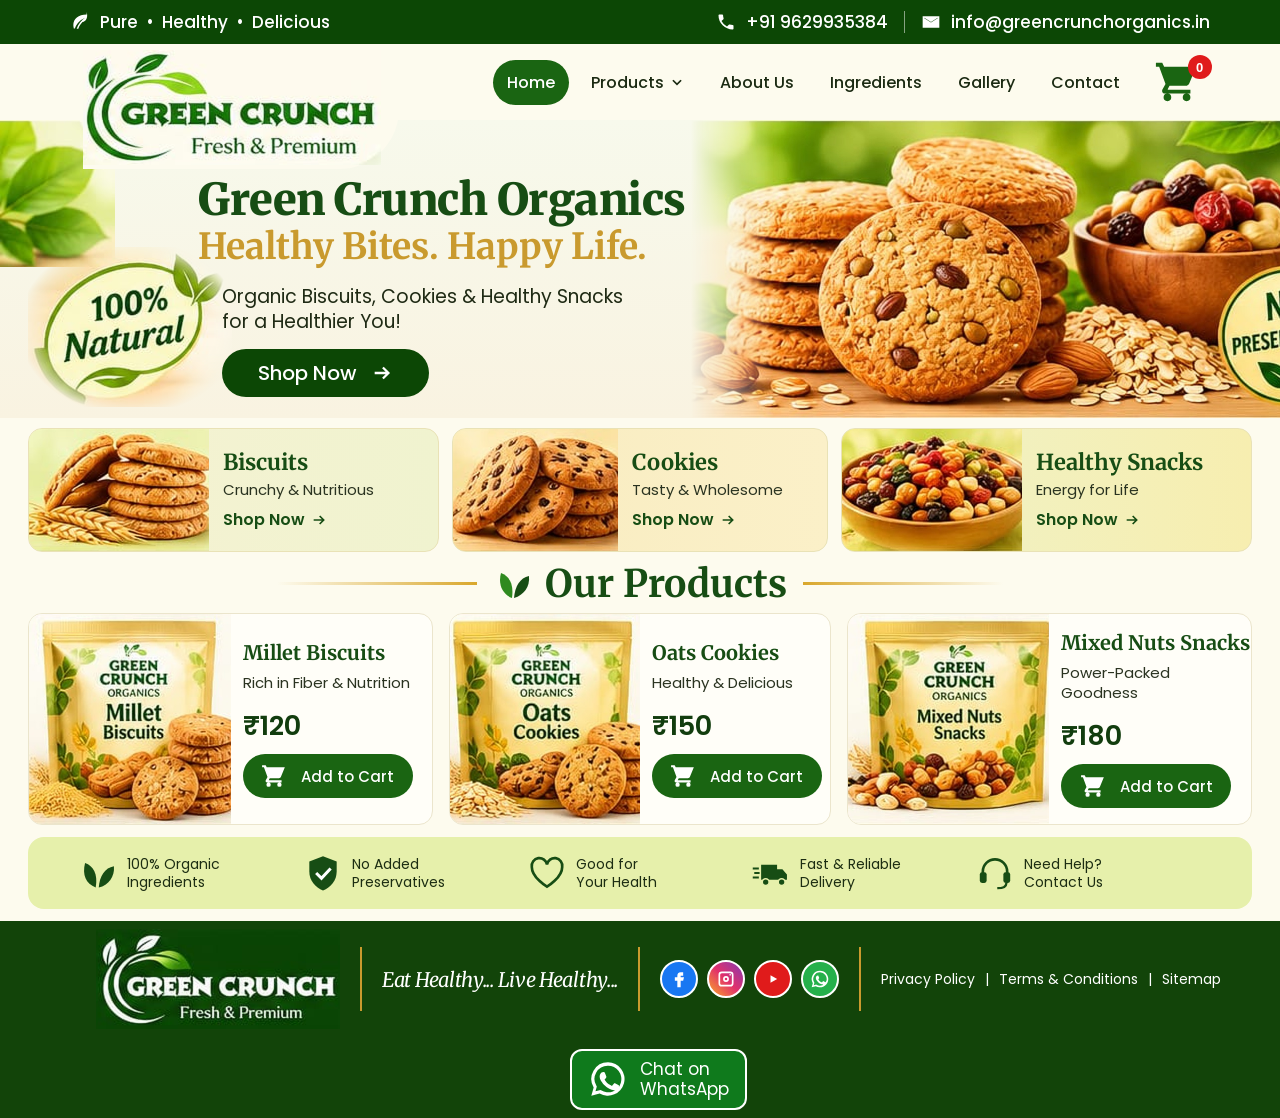
<file: index.html>
<!DOCTYPE html>
<html lang="en">
<head>
<meta charset="UTF-8">
<meta name="viewport" content="width=device-width, initial-scale=1.0">
<meta name="description" content="Green Crunch Organics - Fresh and premium biscuits, cookies and healthy snacks.">
<title>Green Crunch Organics</title>
<link rel="preconnect" href="https://fonts.googleapis.com">
<link rel="preconnect" href="https://fonts.gstatic.com" crossorigin>
<link href="https://fonts.googleapis.com/css2?family=Merriweather:ital,wght@0,700;0,900;1,400&family=Poppins:wght@400;500;600&display=swap" rel="stylesheet">

<style>
*{margin:0;padding:0;box-sizing:border-box}
html{scroll-behavior:smooth}
body{font-family:Poppins,Arial,sans-serif;background:#fdfbee;color:#1c3a14}
a{text-decoration:none;color:inherit}
:root{--green:#0c4705;--green2:#1a6512;--gold:#c99a2e;--cream:#fdfbee}
.serif{font-family:Merriweather,Georgia,serif}
svg{display:block}

/* top bar */
.top{background:var(--green);color:#fff;font-size:17px;font-weight:500;height:44px;padding:0 5.5%;display:flex;justify-content:space-between;align-items:center;gap:10px}
.top span{display:flex;align-items:center;gap:10px}
.top .sep{width:1px;height:22px;background:#ffffff80;margin:0 6px}
.top svg{width:20px;height:20px;fill:#fff}

/* header */
header{position:sticky;top:0;z-index:40;background:var(--cream);height:76px}
nav{height:76px;padding:0 5.5% 0 6.5%;display:flex;align-items:center;justify-content:space-between}
.logo{position:relative;z-index:5;align-self:flex-start;margin-top:6px;background:var(--cream);border-radius:0 0 60px 0;padding:0 18px 4px 0}
.logo img{width:298px;display:block}
.menu{display:flex;align-items:center;gap:8px;list-style:none;margin-left:auto;margin-right:60px}
.menu a{display:flex;align-items:center;gap:6px;font-size:18px;font-weight:500;color:#1b2a12;padding:11px 22px;border-radius:30px}
.menu a:hover{color:var(--green2)}
.menu a.active{background:var(--green2);color:#fff}
.menu svg{width:14px;height:14px;stroke:currentColor;fill:none;stroke-width:3}
.cart{position:relative;background:none;border:0;cursor:pointer;margin-right:40px}
.cart svg{width:46px;height:46px;fill:var(--green2)}
.cart b{position:absolute;top:-4px;right:-12px;background:#e01b1b;color:#fff;font-size:13px;width:24px;height:24px;border-radius:50%;display:grid;place-items:center}
.burger{display:none;background:none;border:0;font-size:30px;color:var(--green2);cursor:pointer}

/* hero */
.hero{position:relative;height:298px;overflow:hidden;background:linear-gradient(180deg,#f7f9ec 0%,#f9f3e1 100%)}
.hero .bg{position:absolute;right:0;top:0;height:100%;width:46%;object-fit:cover;object-position:left;-webkit-mask-image:linear-gradient(90deg,transparent 0,#000 14%);mask-image:linear-gradient(90deg,transparent 0,#000 14%)}
.hero .leaves{position:absolute;left:0;top:0;width:115px}
.hero .badge{position:absolute;left:28px;top:127px;width:204px;-webkit-mask-image:radial-gradient(ellipse 55% 55% at 50% 50%,#000 75%,transparent 100%);mask-image:radial-gradient(ellipse 55% 55% at 50% 50%,#000 75%,transparent 100%)}
.hero-text{position:absolute;left:15.5%;top:56px}
.hero h1{font:900 54px/1.1 Merriweather,Georgia,serif;color:#174d14;letter-spacing:-.5px}
.hero h2{font:700 44px/1.15 Merriweather,Georgia,serif;color:var(--gold);margin-top:2px}
.hero p{font-size:19px;line-height:1.35;color:#1f2a14;margin:16px 0 14px 24px;max-width:430px}
.btn{display:inline-flex;align-items:center;gap:14px;background:var(--green);color:#fff;font-size:20px;font-weight:500;padding:9px 36px;border-radius:30px;border:0;cursor:pointer;margin-left:24px}
.btn svg{width:22px;height:22px;stroke:#fff;fill:none;stroke-width:2.5}
.btn:hover{background:#1f7a17}

/* categories */
.cats{display:grid;grid-template-columns:500fr 456fr 500fr;gap:13px;padding:10px 28px 0}
.cat{display:flex;align-items:center;height:124px;border-radius:14px;overflow:hidden;border:1px solid #e9e2b6}
.cat img{height:100%;width:44%;object-fit:cover}
.cat div{padding-left:14px}
.cat h3{font:700 27px Merriweather,Georgia,serif;color:#174d14}
.cat p{font-size:18px;color:#2a3320;margin:2px 0 6px}
.cat span{font-size:16px;font-weight:600;color:#174d14;display:flex;align-items:center;gap:6px}
.cat span svg{width:16px;height:16px;stroke:currentColor;fill:none;stroke-width:2.5}
.c1{background:linear-gradient(90deg,#f6f2d3,#f0f3cf)}
.c2{background:linear-gradient(90deg,#f8ecc0,#fbf0c8)}
.c3{background:linear-gradient(90deg,#eef2c8,#f7eeb0)}

/* products */
.title{display:flex;align-items:center;justify-content:center;gap:16px;margin:8px 0 6px}
.title i{height:3px;width:200px;background:linear-gradient(90deg,transparent,#d9a72c)}
.title i:last-child{background:linear-gradient(90deg,#d9a72c,transparent)}
.title h2{font:700 38px Merriweather,Georgia,serif;color:#174d14;display:flex;align-items:center;gap:12px}
.title svg{width:40px;height:40px}
.products{display:grid;grid-template-columns:492fr 463fr 492fr;gap:16px;padding:0 28px}
.product{display:flex;align-items:center;gap:12px;background:#fffef8;border:1px solid #ebe5cc;border-radius:14px;height:212px;overflow:hidden}
.product img{height:100%;width:50%;object-fit:cover}
.product h3{font:700 24px Merriweather,Georgia,serif;color:#174d14}
.product p{font-size:18px;color:#2a3320;line-height:1.3;margin:8px 0 14px;max-width:200px}
.price{font-size:27px;font-weight:600;color:#123d0e;margin-bottom:8px}
.add{display:flex;align-items:center;justify-content:center;gap:14px;width:204px;background:var(--green2);color:#fff;font:500 17px Poppins,sans-serif;padding:9px 0;border:0;border-radius:24px;cursor:pointer}
.add:hover{background:#0c4705}
.add svg{width:26px;height:26px;fill:#fff}

/* benefits */
.benefits{display:grid;grid-template-columns:repeat(5,1fr);align-items:center;background:#e6f0ab;margin:12px 28px 0;border-radius:16px;height:72px;padding:0 4%}
.benefits div{display:flex;align-items:center;gap:20px;font-size:17px;line-height:1.3;color:#1c2d12}
.benefits svg{width:50px;height:50px;flex:none}

/* footer */
footer{background:#124409;color:#fff;margin-top:12px;min-height:113px;padding:8px 2.3% 8px 5.2%;display:flex;align-items:center;gap:30px;position:relative;overflow:hidden}
footer .flogo{width:244px;flex:none}
footer .vr{display:block;flex:none;width:2px;height:64px;background:#c99a2e}
footer .wa{flex:none}
footer .tag{font:italic 400 25px Merriweather,Georgia,serif;letter-spacing:-.3px;white-space:nowrap}
.social{display:flex;gap:9px}
.social a{width:38px;height:38px;border-radius:50%;display:grid;place-items:center;border:2px solid #fff}
.social svg{width:20px;height:20px;fill:#fff}
.links{display:flex;gap:10px;font-size:14px;white-space:nowrap}
.links a+a::before{content:"|";margin-right:10px}
.wa{display:flex;align-items:center;gap:12px;border:2px solid #fff;border-radius:12px;background:#0f7a1c;padding:8px 16px;font-size:17px;line-height:1.2;margin-left:auto}
.wa svg{width:40px;height:40px;fill:#fff}

/* cart drawer */
#cartbox{display:none;position:fixed;right:20px;top:130px;background:#fff;padding:22px;width:320px;max-width:92%;z-index:60;box-shadow:0 8px 30px #0003;border-radius:16px}
#cartbox h3{font:700 20px Merriweather,serif;color:#174d14;margin-bottom:14px}
#cartbox .x{float:right;border:0;background:none;font-size:20px;cursor:pointer}
#cartitems p{padding:8px 0;border-bottom:1px solid #eee}
#cartbox .btn{margin:14px 0 0;font-size:16px;padding:11px 24px}

/* responsive */
@media(max-width:1300px){
.menu{margin-right:20px}.menu a{padding:10px 14px;font-size:16px}.cart{margin-right:10px}
.hero h1{font-size:44px}.hero h2{font-size:36px}
.cat h3{font-size:22px}.cat p{font-size:15px}
.product h3{font-size:20px}.product p{font-size:15px}.add{width:170px;font-size:15px}
.benefits div{font-size:14px;gap:10px}.benefits svg{width:38px;height:38px}
footer{gap:20px;flex-wrap:wrap;justify-content:center}footer .tag{font-size:20px}.wa{margin-left:0}
}
@media(max-width:900px){
.top{font-size:13px;padding:0 16px}.top .sep,.top .mail{display:none}
.logo img{width:200px}
.burger{display:block}
.menu{display:none;position:absolute;top:76px;left:0;right:0;flex-direction:column;background:var(--cream);padding:12px;box-shadow:0 8px 16px #0001;margin:0}
.menu.open{display:flex}
.hero{height:auto;padding:30px 16px 0;text-align:center}
.hero .bg{position:static;width:100%;height:220px;-webkit-mask-image:none;mask-image:none;margin-top:20px;border-radius:14px}
.hero .leaves,.hero .badge{display:none}
.hero-text{position:static}.hero p{margin:12px auto}.btn{margin-left:0}
.hero h1{font-size:34px}.hero h2{font-size:28px}
.cats,.products{grid-template-columns:1fr;padding:12px 16px 0}
.title i{width:50px}.title h2{font-size:28px}
.benefits{grid-template-columns:1fr 1fr;height:auto;gap:14px;padding:16px;margin:12px 16px 0}
footer{flex-direction:column;text-align:center;padding:24px 16px}footer .vr{display:none}.links{flex-wrap:wrap;justify-content:center}
}
</style>
</head>

<body>

<div class="top">
<span><svg viewBox="0 0 24 24"><path d="M20 3C10 3 4 8 4 16c0 1.5.3 3 .8 4.3l1.4-1.4C9 12 14 9 18 7c-4 3-8 7-10 13h2c1-3 3-6 5-8 4-.5 7-5 5-12z"/></svg>Pure &nbsp;•&nbsp; Healthy &nbsp;•&nbsp; Delicious</span>
<span><svg viewBox="0 0 24 24"><path d="M6.6 10.8a15 15 0 0 0 6.6 6.6l2.2-2.2c.3-.3.7-.4 1-.2 1.1.4 2.3.6 3.6.6.6 0 1 .4 1 1V20c0 .6-.4 1-1 1A17 17 0 0 1 3 4c0-.6.4-1 1-1h3.5c.6 0 1 .4 1 1 0 1.3.2 2.5.6 3.6.1.3 0 .7-.2 1z"/></svg>+91 9629935384<i class="sep"></i><span class="mail"><svg viewBox="0 0 24 24"><path d="M2 5h20v14H2zm2 2v.5l8 5 8-5V7l-8 5z"/></svg>info@greencrunchorganics.in</span></span>
</div>

<header>
<nav>
<a class="logo" href="#home"><img src="images/logo.png" alt="Green Crunch - Fresh &amp; Premium"></a>
<ul class="menu" id="menu">
<li><a href="#home" class="active">Home</a></li>
<li><a href="#products">Products <svg viewBox="0 0 24 24"><path d="M5 9l7 7 7-7"/></svg></a></li>
<li><a href="about.html">About Us</a></li>
<li><a href="ingredients.html">Ingredients</a></li>
<li><a href="gallery.html">Gallery</a></li>
<li><a href="#contact">Contact</a></li>
</ul>
<button class="cart" onclick="showCart()" aria-label="Cart"><svg viewBox="0 0 24 24"><path d="M7 18a2 2 0 1 0 0 4 2 2 0 0 0 0-4zm10 0a2 2 0 1 0 0 4 2 2 0 0 0 0-4zM1 2h3.3l1 2H22l-3.5 8.5c-.3.9-1.1 1.5-2 1.5H8.1l-.9 1.6V16H19v2H5.6c-1.1 0-1.7-1.2-1.2-2.1L6 13 2.7 4H1z"/></svg><b id="count">0</b></button>
<button class="burger" onclick="document.getElementById('menu').classList.toggle('open')" aria-label="Menu">☰</button>
</nav>
</header>

<section class="hero" id="home">
<img class="bg" src="images/hero-right.jpg" alt="Oats cookies, millet biscuits and mixed nuts">
<img class="leaves" src="images/leaves-left.png" alt="">
<img class="badge" src="images/badge-natural.png" alt="100% Natural">
<div class="hero-text">
<h1>Green Crunch Organics</h1>
<h2>Healthy Bites. Happy Life.</h2>
<p>Organic Biscuits, Cookies &amp; Healthy Snacks for a Healthier You!</p>
<a href="#products" class="btn">Shop Now <svg viewBox="0 0 24 24"><path d="M4 12h15M13 6l6 6-6 6"/></svg></a>
</div>
</section>

<section class="cats" id="categories">
<a class="cat c1" href="#products"><img src="images/cat-biscuits.jpg" alt="Biscuits"><div><h3>Biscuits</h3><p>Crunchy &amp; Nutritious</p><span>Shop Now <svg viewBox="0 0 24 24"><path d="M4 12h15M13 6l6 6-6 6"/></svg></span></div></a>
<a class="cat c2" href="#products"><img src="images/cat-cookies.jpg" alt="Cookies"><div><h3>Cookies</h3><p>Tasty &amp; Wholesome</p><span>Shop Now <svg viewBox="0 0 24 24"><path d="M4 12h15M13 6l6 6-6 6"/></svg></span></div></a>
<a class="cat c3" href="#products"><img src="images/cat-snacks.jpg" alt="Healthy Snacks"><div><h3>Healthy Snacks</h3><p>Energy for Life</p><span>Shop Now <svg viewBox="0 0 24 24"><path d="M4 12h15M13 6l6 6-6 6"/></svg></span></div></a>
</section>

<div class="title"><i></i><h2><svg viewBox="0 0 40 40"><path d="M19 34C9 30 5 20 8 9c8 3 13 10 11 25z" fill="#2f8a1f"/><path d="M21 34c1-12 6-20 15-22 1 11-5 19-15 22z" fill="#174d14"/></svg>Our Products</h2><i></i></div>

<!-- Products come from products.json (edit them in Pages CMS) -->
<section class="products" id="products"></section>
<template id="productCard">
<div class="product"><img src="" alt=""><div><h3></h3><p></p><div class="price"></div><button class="add"><svg viewBox="0 0 24 24"><path d="M7 18a2 2 0 1 0 0 4 2 2 0 0 0 0-4zm10 0a2 2 0 1 0 0 4 2 2 0 0 0 0-4zM1 2h3.3l1 2H22l-3.5 8.5c-.3.9-1.1 1.5-2 1.5H8.1l-.9 1.6V16H19v2H5.6c-1.1 0-1.7-1.2-1.2-2.1L6 13 2.7 4H1z"/></svg>Add to Cart</button></div></div>
</template>

<section class="benefits" id="ingredients">
<div><svg viewBox="0 0 50 50"><path d="M22 44C9 40 4 27 8 12c11 4 17 14 14 32z" fill="#174d14"/><path d="M26 44c1-15 8-26 20-28 1 14-7 25-20 28z" fill="#174d14"/></svg>100% Organic<br>Ingredients</div>
<div><svg viewBox="0 0 50 50"><path d="M25 3l18 7v13c0 12-8 21-18 25C15 44 7 35 7 23V10z" fill="#174d14"/><path d="M16 25l7 7 12-13" stroke="#fff" stroke-width="4" fill="none"/></svg>No Added<br>Preservatives</div>
<div><svg viewBox="0 0 50 50"><path d="M25 43S5 31 5 17a10 10 0 0 1 20-3 10 10 0 0 1 20 3c0 14-20 26-20 26z" fill="none" stroke="#174d14" stroke-width="3.5"/></svg>Good for<br>Your Health</div>
<div><svg viewBox="0 0 50 50"><path d="M12 14h21v20H12zM33 20h7l6 7v7H33z" fill="#174d14"/><circle cx="18" cy="37" r="4.5" fill="#174d14" stroke="#e6f0ab" stroke-width="2"/><circle cx="39" cy="37" r="4.5" fill="#174d14" stroke="#e6f0ab" stroke-width="2"/><path d="M1 19h8M3 25h7M1 31h8" stroke="#174d14" stroke-width="2.5"/></svg>Fast &amp; Reliable<br>Delivery</div>
<div><a href="#contact" style="display:flex;align-items:center;gap:inherit"><svg viewBox="0 0 50 50"><path d="M9 27v-4a16 16 0 0 1 32 0v4" fill="none" stroke="#174d14" stroke-width="3.5"/><rect x="5" y="24" width="9" height="14" rx="3" fill="#174d14"/><rect x="36" y="24" width="9" height="14" rx="3" fill="#174d14"/><path d="M40 38c0 5-6 7-12 7" fill="none" stroke="#174d14" stroke-width="3"/></svg>Need Help?<br>Contact Us</a></div>
</section>

<footer id="contact">
<img class="flogo" src="images/logo-footer.png" alt="Green Crunch - Fresh &amp; Premium">
<i class="vr"></i>
<div class="tag" id="about">Eat Healthy... Live Healthy...</div>
<i class="vr"></i>
<div class="social">
<a href="#" aria-label="Facebook" style="background:#1877f2"><svg viewBox="0 0 24 24"><path d="M14 8h3V4h-3c-2.8 0-4 1.8-4 4.3V10H7v4h3v8h4v-8h3l1-4h-4V8.5c0-.3.2-.5.5-.5z"/></svg></a>
<a href="#" aria-label="Instagram" style="background:linear-gradient(45deg,#f9a825,#e1306c,#833ab4)"><svg viewBox="0 0 24 24"><path d="M7 3h10a4 4 0 0 1 4 4v10a4 4 0 0 1-4 4H7a4 4 0 0 1-4-4V7a4 4 0 0 1 4-4zm0 2a2 2 0 0 0-2 2v10c0 1.1.9 2 2 2h10a2 2 0 0 0 2-2V7a2 2 0 0 0-2-2zm5 3.5a3.5 3.5 0 1 1 0 7 3.5 3.5 0 0 1 0-7zm0 2a1.5 1.5 0 1 0 0 3 1.5 1.5 0 0 0 0-3zM17 6a1 1 0 1 1 0 2 1 1 0 0 1 0-2z"/></svg></a>
<a href="#" aria-label="YouTube" style="background:#e01b1b"><svg viewBox="0 0 24 24"><path d="M9 7.5v9l8-4.5z"/></svg></a>
<a href="https://wa.me/919629935384" target="_blank" aria-label="WhatsApp" style="background:#25b04b"><svg viewBox="0 0 24 24"><path d="M12 2a10 10 0 0 0-8.6 15.1L2 22l5-1.3A10 10 0 1 0 12 2zm0 2a8 8 0 1 1-4.2 14.8l-.3-.2-3 .8.8-2.9-.2-.3A8 8 0 0 1 12 4zm-3.3 4c-.2 0-.5 0-.7.3-.3.3-1 1-1 2.4s1 2.8 1.2 3c.1.2 2 3.1 4.9 4.3 2.4.9 2.9.8 3.4.7.5-.1 1.7-.7 1.9-1.4.2-.7.2-1.3.2-1.4l-.4-.3-2-1c-.3-.1-.5-.1-.7.2l-.9 1.1c-.2.2-.3.2-.6.1-.3-.2-1.2-.5-2.3-1.4-.9-.8-1.4-1.7-1.6-2-.2-.3 0-.4.1-.6l.5-.5.3-.5v-.5l-.9-2.2c-.2-.6-.5-.5-.7-.5z"/></svg></a>
</div>
<i class="vr"></i>
<div class="links"><a href="#">Privacy Policy</a><a href="#">Terms &amp; Conditions</a><a href="#">Sitemap</a></div>
<a class="wa" href="https://wa.me/919629935384?text=Hello%20Green%20Crunch%20Organics%2C%20I%20want%20to%20know%20about%20your%20products." target="_blank"><svg viewBox="0 0 24 24"><path d="M12 2a10 10 0 0 0-8.6 15.1L2 22l5-1.3A10 10 0 1 0 12 2zm0 2a8 8 0 1 1-4.2 14.8l-.3-.2-3 .8.8-2.9-.2-.3A8 8 0 0 1 12 4zm-3.3 4c-.2 0-.5 0-.7.3-.3.3-1 1-1 2.4s1 2.8 1.2 3c.1.2 2 3.1 4.9 4.3 2.4.9 2.9.8 3.4.7.5-.1 1.7-.7 1.9-1.4.2-.7.2-1.3.2-1.4l-.4-.3-2-1c-.3-.1-.5-.1-.7.2l-.9 1.1c-.2.2-.3.2-.6.1-.3-.2-1.2-.5-2.3-1.4-.9-.8-1.4-1.7-1.6-2-.2-.3 0-.4.1-.6l.5-.5.3-.5v-.5l-.9-2.2c-.2-.6-.5-.5-.7-.5z"/></svg>Chat on<br>WhatsApp</a>
</footer>

<div id="cartbox">
<button class="x" onclick="hideCart()">✕</button>
<h3>Your Shopping Cart</h3>
<div id="cartitems">Your cart is empty.</div>
<p style="margin-top:12px"><b>Total: ₹<span id="total">0</span></b></p>
<button class="btn" onclick="orderWhatsApp()">Order on WhatsApp</button>
</div>

<script>
let cart={};

function loadProducts(){
const grid=document.getElementById("products");
const tpl=document.getElementById("productCard");
fetch("products.json",{cache:"no-cache"})
.then(r=>r.json())
.then(data=>{
(data.products||[]).filter(p=>p.available!==false).forEach(p=>{
const card=tpl.content.cloneNode(true);
const img=card.querySelector("img");
img.src=(p.image||"").replace(/^\/+/,"");
img.alt=p.name+" pack";
card.querySelector("h3").textContent=p.name;
card.querySelector("p").textContent=p.desc||"";
card.querySelector(".price").textContent="₹"+p.price;
card.querySelector(".add").addEventListener("click",()=>addCart(p.name,Number(p.price)));
grid.appendChild(card);
});
})
.catch(()=>{grid.innerHTML='<p style="grid-column:1/-1;text-align:center">Products could not be loaded. Please refresh the page.</p>';});
}
loadProducts();

function addCart(name,price){
if(!cart[name]) cart[name]={price:price,qty:0};
cart[name].qty++;
updateCart();
document.getElementById("cartbox").style.display="block";
}

function updateCart(){
let count=0,total=0,content="";
for(let name in cart){
let item=cart[name];
count+=item.qty;
total+=item.price*item.qty;
content+=`<p>${name} × ${item.qty} — ₹${item.price*item.qty}</p>`;
}
document.getElementById("count").innerText=count;
document.getElementById("total").innerText=total;
document.getElementById("cartitems").innerHTML=content||"Your cart is empty.";
}

function showCart(){
document.getElementById("cartbox").style.display="block";
}
function hideCart(){
document.getElementById("cartbox").style.display="none";
}

function orderWhatsApp(){
let names=Object.keys(cart);
if(names.length===0){
alert("Please add a product first!");
return;
}
let total=0;
let message="Hello Green Crunch Organics! I want to order:%0A";
names.forEach(name=>{
let item=cart[name];
total+=item.price*item.qty;
message+=encodeURIComponent(name+" x "+item.qty+" = ₹"+item.price*item.qty)+"%0A";
});
message+=encodeURIComponent("Total: ₹"+total);
window.open("https://wa.me/919629935384?text="+message,"_blank");
}
</script>

</body>
</html>
</file>
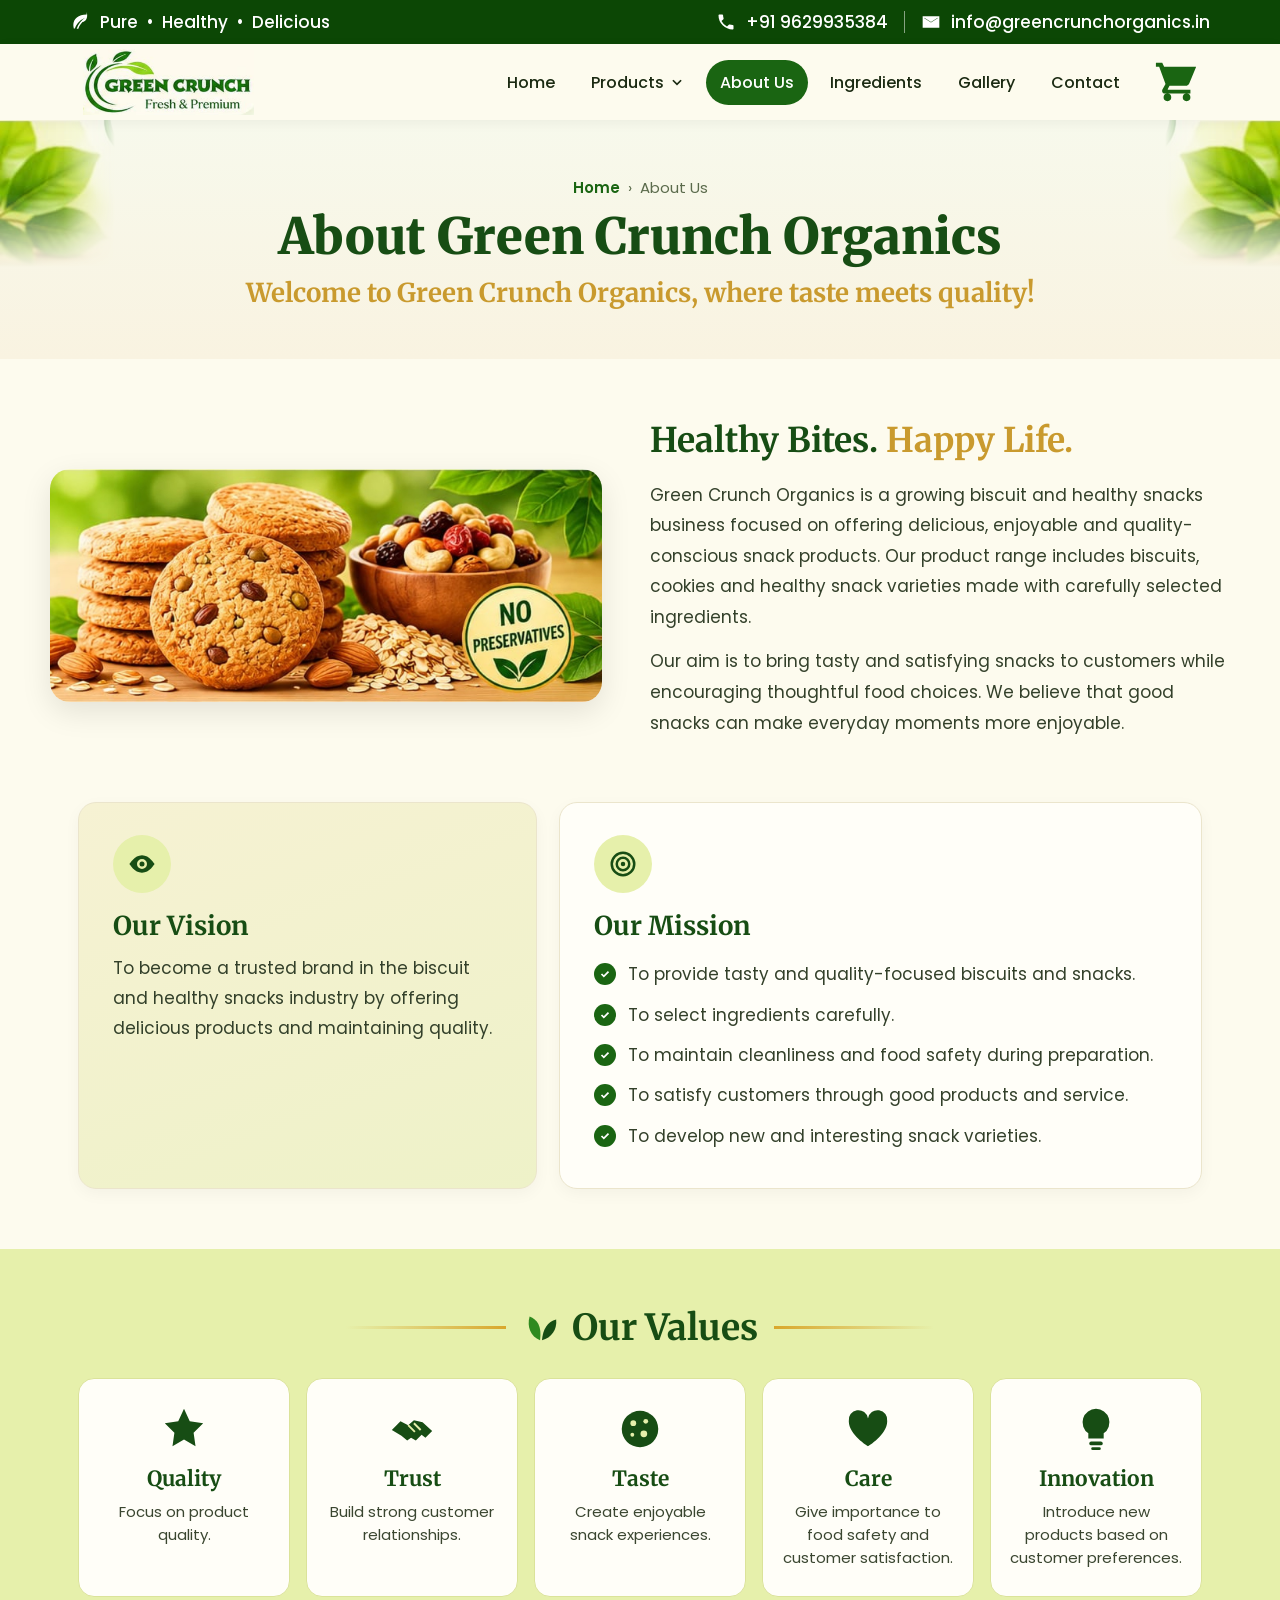
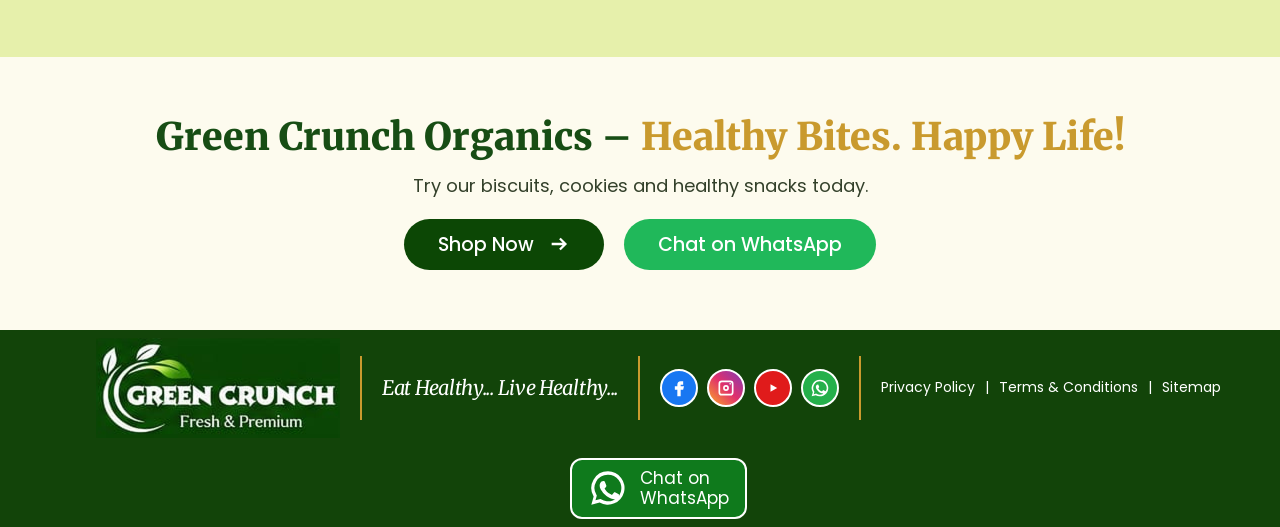
<file: about.html>
<!DOCTYPE html>
<html lang="en">
<head>
<meta charset="UTF-8">
<meta name="viewport" content="width=device-width, initial-scale=1.0">
<meta name="description" content="About Green Crunch Organics - our story, vision, mission and values.">
<title>About Us | Green Crunch Organics</title>
<link rel="preconnect" href="https://fonts.googleapis.com">
<link rel="preconnect" href="https://fonts.gstatic.com" crossorigin>
<link href="https://fonts.googleapis.com/css2?family=Merriweather:ital,wght@0,700;0,900;1,400&family=Poppins:wght@400;500;600&display=swap" rel="stylesheet">

<style>
*{margin:0;padding:0;box-sizing:border-box}
html{scroll-behavior:smooth}
body{font-family:Poppins,Arial,sans-serif;background:#fdfbee;color:#1c3a14}
a{text-decoration:none;color:inherit}
:root{--green:#0c4705;--green2:#1a6512;--gold:#c99a2e;--cream:#fdfbee}
svg{display:block}

/* top bar */
.top{background:var(--green);color:#fff;font-size:17px;font-weight:500;height:44px;padding:0 5.5%;display:flex;justify-content:space-between;align-items:center;gap:10px}
.top span{display:flex;align-items:center;gap:10px}
.top .sep{width:1px;height:22px;background:#ffffff80;margin:0 6px}
.top svg{width:20px;height:20px;fill:#fff}

/* header */
header{position:sticky;top:0;z-index:40;background:var(--cream);height:76px;box-shadow:0 3px 12px #0000000d}
nav{height:76px;padding:0 5.5% 0 6.5%;display:flex;align-items:center;justify-content:space-between}
.logo img{height:66px;width:auto;display:block}
.menu{display:flex;align-items:center;gap:8px;list-style:none;margin-left:auto;margin-right:60px}
.menu a{display:flex;align-items:center;gap:6px;white-space:nowrap;font-size:18px;font-weight:500;color:#1b2a12;padding:11px 22px;border-radius:30px}
.menu a:hover{color:var(--green2)}
.menu a.active{background:var(--green2);color:#fff}
.menu svg{width:14px;height:14px;stroke:currentColor;fill:none;stroke-width:3}
.cart{margin-right:40px}
.cart svg{width:46px;height:46px;fill:var(--green2)}
.burger{display:none;background:none;border:0;font-size:30px;color:var(--green2);cursor:pointer}

/* page banner */
.banner{position:relative;overflow:hidden;background:linear-gradient(180deg,#f7f9ec 0%,#f9f3e1 100%);padding:56px 6% 50px;text-align:center}
.banner .leaves{position:absolute;left:0;top:0;width:115px;-webkit-mask-image:linear-gradient(90deg,#000 55%,transparent),linear-gradient(180deg,#000 50%,transparent);-webkit-mask-composite:source-in;mask-image:linear-gradient(90deg,#000 55%,transparent),linear-gradient(180deg,#000 50%,transparent);mask-composite:intersect}
.banner .leaves.r{left:auto;right:0;transform:scaleX(-1)}
.crumb{font-size:15px;color:#5b6b4c;margin-bottom:10px}
.crumb a{color:var(--green2);font-weight:600}
.banner h1{font:900 50px/1.1 Merriweather,Georgia,serif;color:#174d14}
.banner p{font:700 26px Merriweather,Georgia,serif;color:var(--gold);margin-top:12px}

/* intro */
.wrap{max-width:1180px;margin:auto;padding:0 28px}
.intro{display:grid;grid-template-columns:1fr 1.05fr;gap:48px;align-items:center;padding:60px 0 50px}
.intro img{width:100%;border-radius:20px;box-shadow:0 10px 30px #0000001a}
.intro h2{font:700 34px/1.25 Merriweather,Georgia,serif;color:#174d14;margin-bottom:18px}
.intro h2 em{font-style:normal;color:var(--gold)}
.intro p{font-size:17px;line-height:1.8;color:#33402a;margin-bottom:14px}

/* titles */
.title{display:flex;align-items:center;justify-content:center;gap:16px;margin-bottom:28px}
.title i{height:3px;width:160px;background:linear-gradient(90deg,transparent,#d9a72c)}
.title i:last-child{background:linear-gradient(90deg,#d9a72c,transparent)}
.title h2{font:700 36px Merriweather,Georgia,serif;color:#174d14;display:flex;align-items:center;gap:12px}
.title svg{width:38px;height:38px}

/* vision + mission */
.vm{display:grid;grid-template-columns:1fr 1.4fr;gap:22px;padding-bottom:60px}
.card{background:#fffef8;border:1px solid #ebe5cc;border-radius:18px;padding:32px 34px;box-shadow:0 5px 16px #0000000a}
.card .ic{width:58px;height:58px;border-radius:50%;background:#e6f0ab;display:grid;place-items:center;margin-bottom:16px}
.card .ic svg{width:30px;height:30px}
.card h3{font:700 26px Merriweather,Georgia,serif;color:#174d14;margin-bottom:12px}
.card p{font-size:17px;line-height:1.75;color:#33402a}
.vision{background:linear-gradient(160deg,#f6f2d3,#eef2c8)}
.list{list-style:none}
.list li{display:flex;gap:12px;font-size:17px;line-height:1.55;color:#33402a;padding:7px 0}
.list li::before{content:"";flex:none;width:22px;height:22px;margin-top:2px;border-radius:50%;background:var(--green2) url("data:image/svg+xml,%3Csvg xmlns='http://www.w3.org/2000/svg' viewBox='0 0 24 24'%3E%3Cpath d='M6 12l4 4 8-8' stroke='%23fff' stroke-width='3' fill='none'/%3E%3C/svg%3E") center/14px no-repeat}

/* values */
.values{background:#e6f0ab;padding:56px 0 60px}
.vgrid{display:flex;flex-wrap:wrap;justify-content:center;gap:16px}
.value{flex:1 1 190px;max-width:240px;background:#fffef8;border-radius:16px;padding:26px 18px;text-align:center;border:1px solid #dbe39a}
.value svg{width:48px;height:48px;margin:0 auto 12px}
.value h3{font:700 21px Merriweather,Georgia,serif;color:#174d14;margin-bottom:8px}
.value p{font-size:15px;line-height:1.55;color:#3a4630}

/* cta */
.cta{text-align:center;padding:56px 20px 60px}
.cta h2{font:900 38px Merriweather,Georgia,serif;color:#174d14}
.cta h2 span{color:var(--gold)}
.cta p{font-size:18px;color:#33402a;margin:12px 0 4px}
.btn{display:inline-flex;align-items:center;gap:14px;background:var(--green);color:#fff;font-size:19px;font-weight:500;padding:11px 34px;border-radius:30px;margin:16px 8px 0}
.btn svg{width:22px;height:22px;stroke:#fff;fill:none;stroke-width:2.5}
.btn.alt{background:#20b85a}
.btn:hover{filter:brightness(1.15)}

/* footer */
footer{background:#124409;color:#fff;min-height:113px;padding:8px 2.3% 8px 5.2%;display:flex;align-items:center;gap:30px;overflow:hidden}
footer .flogo{width:244px;flex:none}
footer .vr{display:block;flex:none;width:2px;height:64px;background:#c99a2e}
footer .tag{font:italic 400 25px Merriweather,Georgia,serif;letter-spacing:-.3px;white-space:nowrap}
.social{display:flex;gap:9px}
.social a{width:38px;height:38px;border-radius:50%;display:grid;place-items:center;border:2px solid #fff}
.social svg{width:20px;height:20px;fill:#fff}
.links{display:flex;gap:10px;font-size:14px;white-space:nowrap}
.links a+a::before{content:"|";margin-right:10px}
.wa{flex:none;display:flex;align-items:center;gap:12px;border:2px solid #fff;border-radius:12px;background:#0f7a1c;padding:8px 16px;font-size:17px;line-height:1.2;margin-left:auto}
.wa svg{width:40px;height:40px;fill:#fff}

/* responsive */
@media(max-width:1300px){
.menu{margin-right:20px}.menu a{padding:10px 14px;font-size:16px}.cart{margin-right:10px}
footer{gap:20px;flex-wrap:wrap;justify-content:center}footer .tag{font-size:20px}.wa{margin-left:0}
}
@media(max-width:900px){
.top{font-size:13px;padding:0 16px}.top .sep,.top .mail{display:none}
nav{padding:0 16px}.logo img{width:180px}
.burger{display:block}
.menu{display:none;position:absolute;top:76px;left:0;right:0;flex-direction:column;background:var(--cream);padding:12px;box-shadow:0 8px 16px #0001;margin:0}
.menu.open{display:flex}
.banner{padding:40px 16px}.banner .leaves{width:70px}
.banner h1{font-size:34px}.banner p{font-size:20px}
.wrap{padding:0 16px}
.intro,.vm{grid-template-columns:1fr;gap:24px}
.intro{padding:36px 0}.intro h2{font-size:27px}
.card{padding:24px 20px}
.title i{width:40px}.title h2{font-size:27px}
.value{flex-basis:140px}
.cta h2{font-size:28px}
footer{flex-direction:column;text-align:center;padding:24px 16px}footer .vr{display:none}.links{flex-wrap:wrap;justify-content:center}
}
</style>
</head>

<body>

<div class="top">
<span><svg viewBox="0 0 24 24"><path d="M20 3C10 3 4 8 4 16c0 1.5.3 3 .8 4.3l1.4-1.4C9 12 14 9 18 7c-4 3-8 7-10 13h2c1-3 3-6 5-8 4-.5 7-5 5-12z"/></svg>Pure &nbsp;•&nbsp; Healthy &nbsp;•&nbsp; Delicious</span>
<span><svg viewBox="0 0 24 24"><path d="M6.6 10.8a15 15 0 0 0 6.6 6.6l2.2-2.2c.3-.3.7-.4 1-.2 1.1.4 2.3.6 3.6.6.6 0 1 .4 1 1V20c0 .6-.4 1-1 1A17 17 0 0 1 3 4c0-.6.4-1 1-1h3.5c.6 0 1 .4 1 1 0 1.3.2 2.5.6 3.6.1.3 0 .7-.2 1z"/></svg>+91 9629935384<i class="sep"></i><span class="mail"><svg viewBox="0 0 24 24"><path d="M2 5h20v14H2zm2 2v.5l8 5 8-5V7l-8 5z"/></svg>info@greencrunchorganics.in</span></span>
</div>

<header>
<nav>
<a class="logo" href="index.html"><img src="images/logo.png" alt="Green Crunch - Fresh &amp; Premium"></a>
<ul class="menu" id="menu">
<li><a href="index.html">Home</a></li>
<li><a href="index.html#products">Products <svg viewBox="0 0 24 24"><path d="M5 9l7 7 7-7"/></svg></a></li>
<li><a href="about.html" class="active">About Us</a></li>
<li><a href="ingredients.html">Ingredients</a></li>
<li><a href="gallery.html">Gallery</a></li>
<li><a href="#contact">Contact</a></li>
</ul>
<a class="cart" href="index.html#products" aria-label="Shop products"><svg viewBox="0 0 24 24"><path d="M7 18a2 2 0 1 0 0 4 2 2 0 0 0 0-4zm10 0a2 2 0 1 0 0 4 2 2 0 0 0 0-4zM1 2h3.3l1 2H22l-3.5 8.5c-.3.9-1.1 1.5-2 1.5H8.1l-.9 1.6V16H19v2H5.6c-1.1 0-1.7-1.2-1.2-2.1L6 13 2.7 4H1z"/></svg></a>
<button class="burger" onclick="document.getElementById('menu').classList.toggle('open')" aria-label="Menu">☰</button>
</nav>
</header>

<section class="banner">
<img class="leaves" src="images/leaves-left.png" alt="">
<img class="leaves r" src="images/leaves-left.png" alt="">
<div class="crumb"><a href="index.html">Home</a> &nbsp;›&nbsp; About Us</div>
<h1>About Green Crunch Organics</h1>
<p>Welcome to Green Crunch Organics, where taste meets quality!</p>
</section>

<section class="wrap intro">
<img src="images/hero-right.jpg" alt="Green Crunch biscuits, cookies and mixed nuts">
<div>
<h2>Healthy Bites. <em>Happy Life.</em></h2>
<p>Green Crunch Organics is a growing biscuit and healthy snacks business focused on offering delicious, enjoyable and quality-conscious snack products. Our product range includes biscuits, cookies and healthy snack varieties made with carefully selected ingredients.</p>
<p>Our aim is to bring tasty and satisfying snacks to customers while encouraging thoughtful food choices. We believe that good snacks can make everyday moments more enjoyable.</p>
</div>
</section>

<section class="wrap vm">
<div class="card vision">
<div class="ic"><svg viewBox="0 0 24 24"><path d="M12 5C6 5 2 12 2 12s4 7 10 7 10-7 10-7-4-7-10-7zm0 11a4 4 0 1 1 0-8 4 4 0 0 1 0 8zm0-6a2 2 0 1 0 0 4 2 2 0 0 0 0-4z" fill="#174d14"/></svg></div>
<h3>Our Vision</h3>
<p>To become a trusted brand in the biscuit and healthy snacks industry by offering delicious products and maintaining quality.</p>
</div>
<div class="card">
<div class="ic"><svg viewBox="0 0 24 24"><circle cx="12" cy="12" r="9" fill="none" stroke="#174d14" stroke-width="2"/><circle cx="12" cy="12" r="5" fill="none" stroke="#174d14" stroke-width="2"/><circle cx="12" cy="12" r="1.8" fill="#174d14"/></svg></div>
<h3>Our Mission</h3>
<ul class="list">
<li>To provide tasty and quality-focused biscuits and snacks.</li>
<li>To select ingredients carefully.</li>
<li>To maintain cleanliness and food safety during preparation.</li>
<li>To satisfy customers through good products and service.</li>
<li>To develop new and interesting snack varieties.</li>
</ul>
</div>
</section>

<section class="values">
<div class="wrap">
<div class="title"><i></i><h2><svg viewBox="0 0 40 40"><path d="M19 34C9 30 5 20 8 9c8 3 13 10 11 25z" fill="#2f8a1f"/><path d="M21 34c1-12 6-20 15-22 1 11-5 19-15 22z" fill="#174d14"/></svg>Our Values</h2><i></i></div>
<div class="vgrid">
<div class="value"><svg viewBox="0 0 50 50"><path d="M25 4l6 13 14 2-10 10 2 14-12-7-12 7 2-14L5 19l14-2z" fill="#174d14"/></svg><h3>Quality</h3><p>Focus on product quality.</p></div>
<div class="value"><svg viewBox="0 0 50 50"><path d="M4 26l9-9 8 4 6-5 9 2 10 9-7 7-4-3-6 6-5-3-4 3-6-5z" fill="#174d14"/><path d="M21 21l7 7M27 19l7 7" stroke="#e6f0ab" stroke-width="2"/></svg><h3>Trust</h3><p>Build strong customer relationships.</p></div>
<div class="value"><svg viewBox="0 0 50 50"><circle cx="25" cy="25" r="19" fill="#174d14"/><circle cx="18" cy="19" r="3" fill="#e6f0ab"/><circle cx="31" cy="17" r="2.5" fill="#e6f0ab"/><circle cx="29" cy="30" r="3.5" fill="#e6f0ab"/><circle cx="17" cy="31" r="2" fill="#e6f0ab"/></svg><h3>Taste</h3><p>Create enjoyable snack experiences.</p></div>
<div class="value"><svg viewBox="0 0 50 50"><path d="M25 43S5 31 5 17a10 10 0 0 1 20-3 10 10 0 0 1 20 3c0 14-20 26-20 26z" fill="#174d14"/></svg><h3>Care</h3><p>Give importance to food safety and customer satisfaction.</p></div>
<div class="value"><svg viewBox="0 0 50 50"><path d="M25 4a14 14 0 0 0-8 25.5V35h16v-5.5A14 14 0 0 0 25 4z" fill="#174d14"/><rect x="18" y="38" width="14" height="4" rx="2" fill="#174d14"/><rect x="20" y="44" width="10" height="3" rx="1.5" fill="#174d14"/></svg><h3>Innovation</h3><p>Introduce new products based on customer preferences.</p></div>
</div>
</div>
</section>

<section class="cta">
<h2>Green Crunch Organics – <span>Healthy Bites. Happy Life!</span></h2>
<p>Try our biscuits, cookies and healthy snacks today.</p>
<a class="btn" href="index.html#products">Shop Now <svg viewBox="0 0 24 24"><path d="M4 12h15M13 6l6 6-6 6"/></svg></a>
<a class="btn alt" href="https://wa.me/919629935384?text=Hello%20Green%20Crunch%20Organics%2C%20I%20want%20to%20know%20about%20your%20products." target="_blank">Chat on WhatsApp</a>
</section>

<footer id="contact">
<img class="flogo" src="images/logo-footer.png" alt="Green Crunch - Fresh &amp; Premium">
<i class="vr"></i>
<div class="tag">Eat Healthy... Live Healthy...</div>
<i class="vr"></i>
<div class="social">
<a href="#" aria-label="Facebook" style="background:#1877f2"><svg viewBox="0 0 24 24"><path d="M14 8h3V4h-3c-2.8 0-4 1.8-4 4.3V10H7v4h3v8h4v-8h3l1-4h-4V8.5c0-.3.2-.5.5-.5z"/></svg></a>
<a href="#" aria-label="Instagram" style="background:linear-gradient(45deg,#f9a825,#e1306c,#833ab4)"><svg viewBox="0 0 24 24"><path d="M7 3h10a4 4 0 0 1 4 4v10a4 4 0 0 1-4 4H7a4 4 0 0 1-4-4V7a4 4 0 0 1 4-4zm0 2a2 2 0 0 0-2 2v10c0 1.1.9 2 2 2h10a2 2 0 0 0 2-2V7a2 2 0 0 0-2-2zm5 3.5a3.5 3.5 0 1 1 0 7 3.5 3.5 0 0 1 0-7zm0 2a1.5 1.5 0 1 0 0 3 1.5 1.5 0 0 0 0-3zM17 6a1 1 0 1 1 0 2 1 1 0 0 1 0-2z"/></svg></a>
<a href="#" aria-label="YouTube" style="background:#e01b1b"><svg viewBox="0 0 24 24"><path d="M9 7.5v9l8-4.5z"/></svg></a>
<a href="https://wa.me/919629935384" target="_blank" aria-label="WhatsApp" style="background:#25b04b"><svg viewBox="0 0 24 24"><path d="M12 2a10 10 0 0 0-8.6 15.1L2 22l5-1.3A10 10 0 1 0 12 2zm0 2a8 8 0 1 1-4.2 14.8l-.3-.2-3 .8.8-2.9-.2-.3A8 8 0 0 1 12 4zm-3.3 4c-.2 0-.5 0-.7.3-.3.3-1 1-1 2.4s1 2.8 1.2 3c.1.2 2 3.1 4.9 4.3 2.4.9 2.9.8 3.4.7.5-.1 1.7-.7 1.9-1.4.2-.7.2-1.3.2-1.4l-.4-.3-2-1c-.3-.1-.5-.1-.7.2l-.9 1.1c-.2.2-.3.2-.6.1-.3-.2-1.2-.5-2.3-1.4-.9-.8-1.4-1.7-1.6-2-.2-.3 0-.4.1-.6l.5-.5.3-.5v-.5l-.9-2.2c-.2-.6-.5-.5-.7-.5z"/></svg></a>
</div>
<i class="vr"></i>
<div class="links"><a href="#">Privacy Policy</a><a href="#">Terms &amp; Conditions</a><a href="#">Sitemap</a></div>
<a class="wa" href="https://wa.me/919629935384?text=Hello%20Green%20Crunch%20Organics%2C%20I%20want%20to%20know%20about%20your%20products." target="_blank"><svg viewBox="0 0 24 24"><path d="M12 2a10 10 0 0 0-8.6 15.1L2 22l5-1.3A10 10 0 1 0 12 2zm0 2a8 8 0 1 1-4.2 14.8l-.3-.2-3 .8.8-2.9-.2-.3A8 8 0 0 1 12 4zm-3.3 4c-.2 0-.5 0-.7.3-.3.3-1 1-1 2.4s1 2.8 1.2 3c.1.2 2 3.1 4.9 4.3 2.4.9 2.9.8 3.4.7.5-.1 1.7-.7 1.9-1.4.2-.7.2-1.3.2-1.4l-.4-.3-2-1c-.3-.1-.5-.1-.7.2l-.9 1.1c-.2.2-.3.2-.6.1-.3-.2-1.2-.5-2.3-1.4-.9-.8-1.4-1.7-1.6-2-.2-.3 0-.4.1-.6l.5-.5.3-.5v-.5l-.9-2.2c-.2-.6-.5-.5-.7-.5z"/></svg>Chat on<br>WhatsApp</a>
</footer>

</body>
</html>
</file>
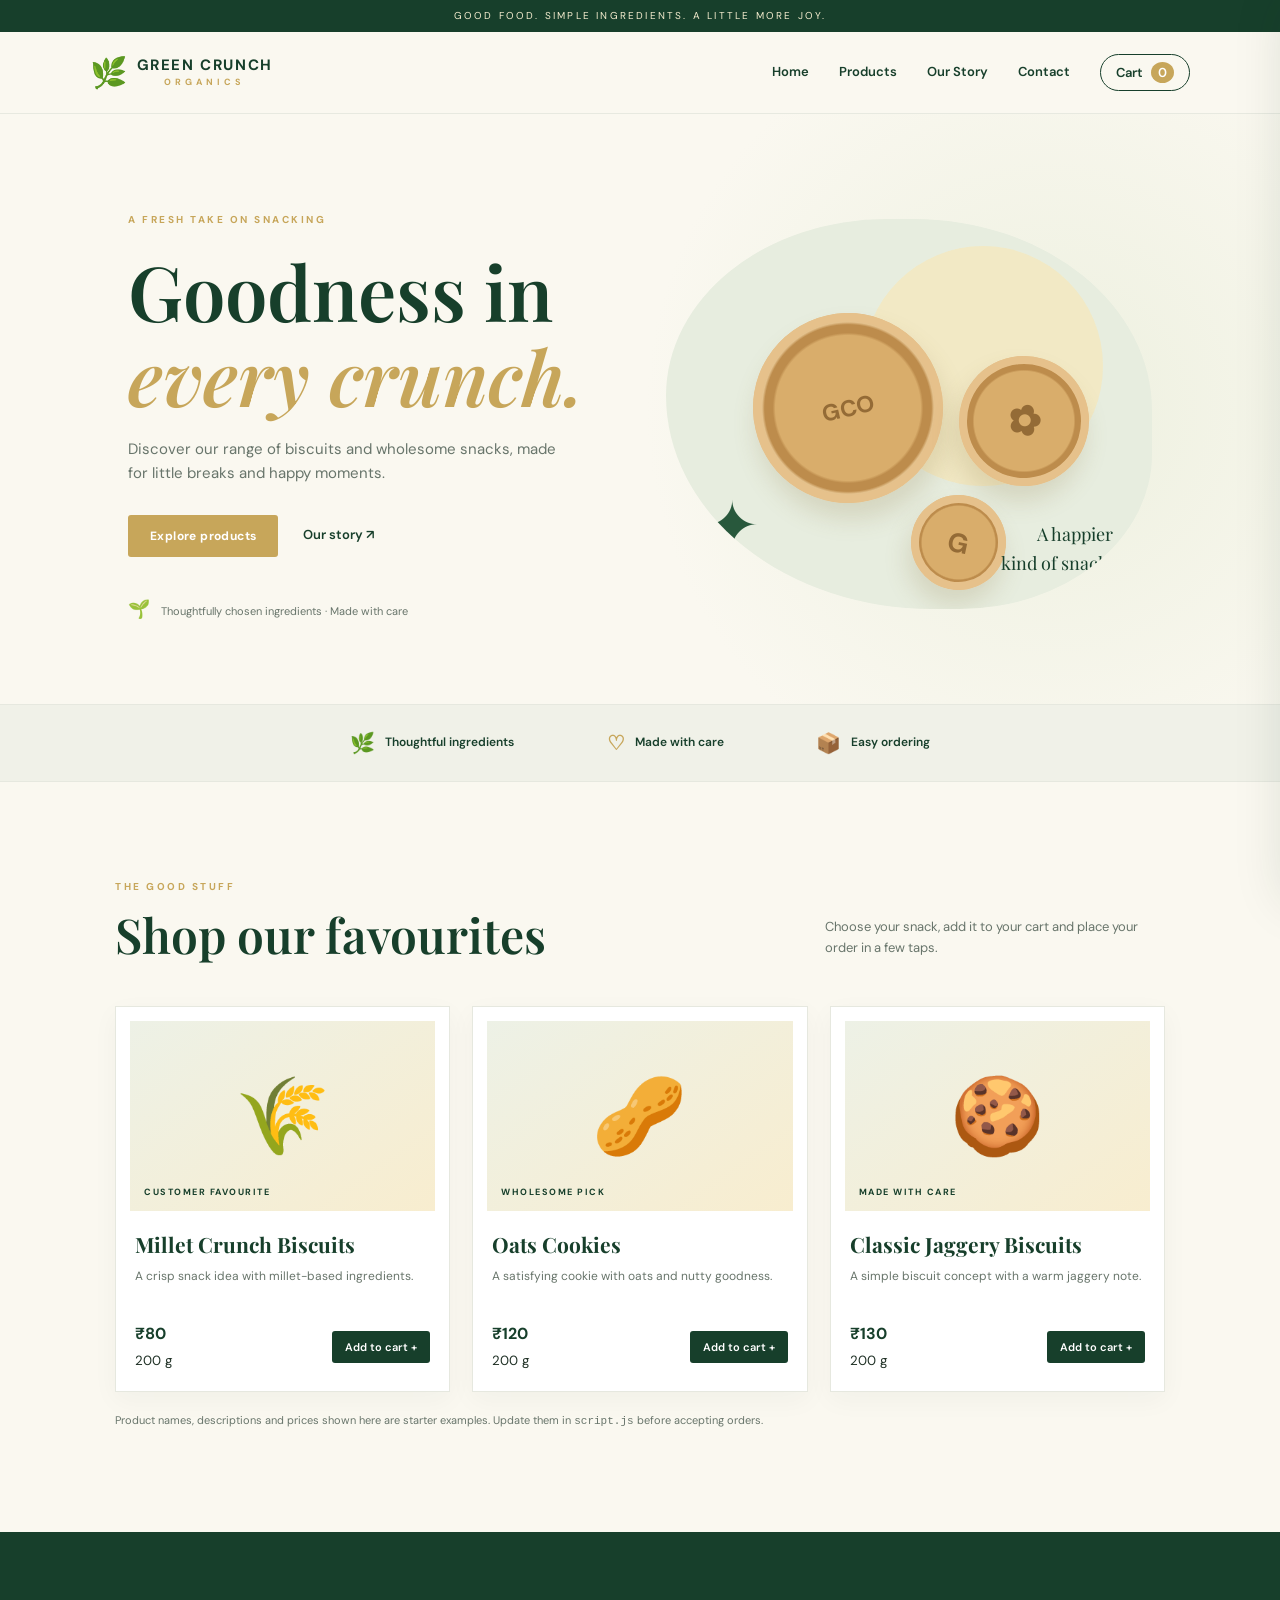
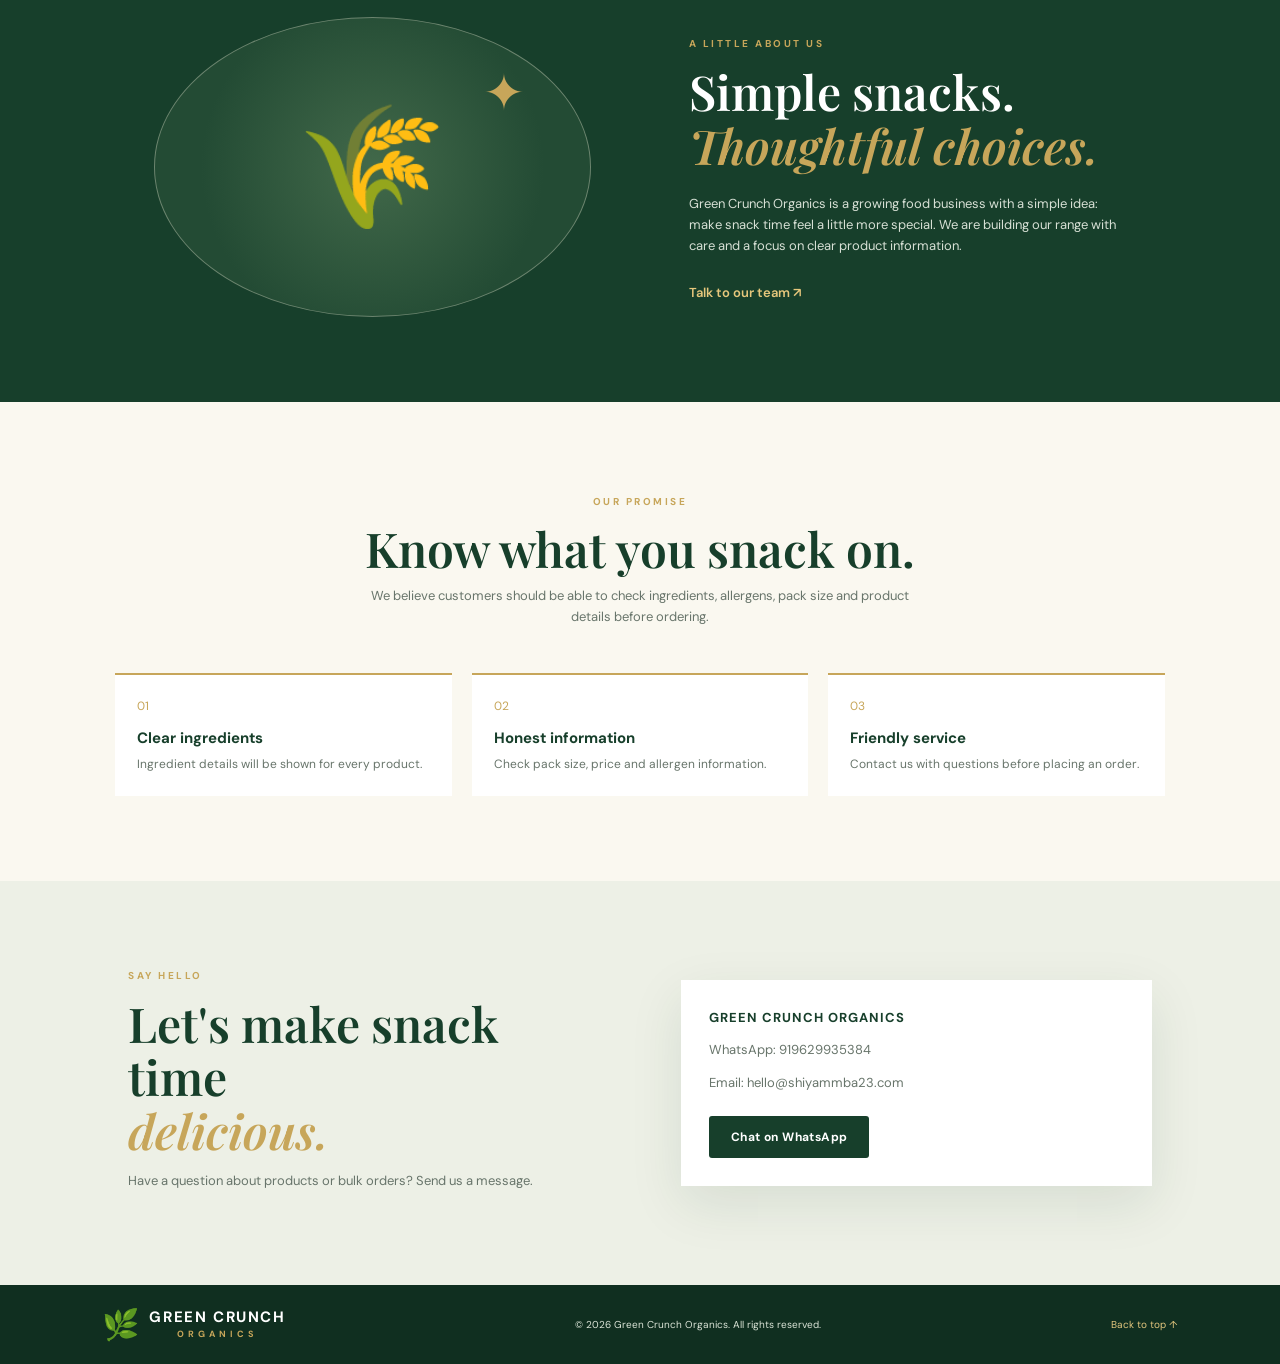
<file: index.old.html>
<!DOCTYPE html>
<html lang="en">
<head>
  <meta charset="UTF-8">
  <meta name="viewport" content="width=device-width, initial-scale=1.0">
  <meta name="description" content="Discover Green Crunch Organics — thoughtfully made biscuits and wholesome snacks. Explore our products and order through WhatsApp or online payment.">
  <meta name="theme-color" content="#173f2b">
  <title>Green Crunch Organics | Wholesome Biscuits & Snacks</title>
  <link rel="preconnect" href="https://fonts.googleapis.com">
  <link rel="preconnect" href="https://fonts.gstatic.com" crossorigin>
  <link href="https://fonts.googleapis.com/css2?family=DM+Sans:wght@400;500;600;700&family=Playfair+Display:wght@600;700&display=swap" rel="stylesheet">
  <link rel="stylesheet" href="style.css">
</head>
<body>
  <div class="announcement">GOOD FOOD. SIMPLE INGREDIENTS. A LITTLE MORE JOY.</div>
  <header class="site-header">
    <a class="brand" href="#home" aria-label="Green Crunch Organics home">
      <span class="brand-mark">🌿</span>
      <span><strong>GREEN CRUNCH</strong><small>ORGANICS</small></span>
    </a>
    <button class="menu-toggle" id="menuToggle" aria-label="Open menu">☰</button>
    <nav id="mainNav">
      <a href="#home">Home</a><a href="#products">Products</a><a href="#story">Our Story</a><a href="#contact">Contact</a>
      <button class="cart-nav" id="cartOpen">Cart <span id="cartCount">0</span></button>
    </nav>
  </header>

  <main>
    <section class="hero" id="home">
      <div class="hero-copy">
        <span class="eyebrow">A FRESH TAKE ON SNACKING</span>
        <h1>Goodness in<br><em>every crunch.</em></h1>
        <p>Discover our range of biscuits and wholesome snacks, made for little breaks and happy moments.</p>
        <div class="hero-actions"><a class="btn btn-gold" href="#products">Explore products</a><a class="text-link" href="#story">Our story ↗</a></div>
        <div class="hero-note"><span>🌱</span> Thoughtfully chosen ingredients · Made with care</div>
      </div>
      <div class="hero-art" aria-label="Illustration of organic biscuits">
        <div class="sun"></div><div class="leaf leaf-one">✦</div><div class="biscuit biscuit-one">GCO</div><div class="biscuit biscuit-two">✿</div><div class="biscuit biscuit-three">G</div>
        <div class="art-caption">A happier<br>kind of snack.</div>
      </div>
    </section>

    <section class="trust-strip">
      <div><b>🌿</b><span>Thoughtful ingredients</span></div><div><b>♡</b><span>Made with care</span></div><div><b>📦</b><span>Easy ordering</span></div>
    </section>

    <section class="section products-section" id="products">
      <div class="section-heading"><div><span class="eyebrow">THE GOOD STUFF</span><h2>Shop our favourites</h2></div><p>Choose your snack, add it to your cart and place your order in a few taps.</p></div>
      <div class="product-grid" id="productGrid"></div>
      <p class="small-note">Product names, descriptions and prices shown here are starter examples. Update them in <code>script.js</code> before accepting orders.</p>
    </section>

    <section class="story-section" id="story">
      <div class="story-art"><div class="story-circle">🌾</div><span class="floating-leaf">✦</span></div>
      <div class="story-copy"><span class="eyebrow">A LITTLE ABOUT US</span><h2>Simple snacks.<br><em>Thoughtful choices.</em></h2><p>Green Crunch Organics is a growing food business with a simple idea: make snack time feel a little more special. We are building our range with care and a focus on clear product information.</p><a class="text-link" href="#contact">Talk to our team ↗</a></div>
    </section>

    <section class="promise-section">
      <span class="eyebrow">OUR PROMISE</span><h2>Know what you snack on.</h2><p>We believe customers should be able to check ingredients, allergens, pack size and product details before ordering.</p>
      <div class="promise-grid"><div>01 <b>Clear ingredients</b><span>Ingredient details will be shown for every product.</span></div><div>02 <b>Honest information</b><span>Check pack size, price and allergen information.</span></div><div>03 <b>Friendly service</b><span>Contact us with questions before placing an order.</span></div></div>
    </section>

    <section class="contact-section" id="contact">
      <div><span class="eyebrow">SAY HELLO</span><h2>Let's make snack time<br><em>delicious.</em></h2><p>Have a question about products or bulk orders? Send us a message.</p></div>
      <div class="contact-card"><p><b>GREEN CRUNCH ORGANICS</b></p><p>WhatsApp: <span id="displayPhone">Add your number in script.js</span></p><p>Email: <span id="displayEmail">Add your email in script.js</span></p><a class="btn btn-green" id="contactWhatsApp" href="#">Chat on WhatsApp</a></div>
    </section>
  </main>

  <footer><a class="brand footer-brand" href="#home"><span class="brand-mark">🌿</span><span><strong>GREEN CRUNCH</strong><small>ORGANICS</small></span></a><span>© <span id="year"></span> Green Crunch Organics. All rights reserved.</span><a href="#home">Back to top ↑</a></footer>

  <div class="cart-backdrop" id="cartBackdrop"></div>
  <aside class="cart-drawer" id="cartDrawer" aria-label="Shopping cart" aria-hidden="true">
    <div class="cart-head"><h3>Your cart</h3><button id="cartClose" aria-label="Close cart">✕</button></div>
    <div id="cartItems" class="cart-items"><p class="empty-cart">Your cart is waiting for something good.</p></div>
    <div class="cart-bottom"><div class="total-row"><span>Subtotal</span><strong id="cartTotal">₹0</strong></div><p class="checkout-note">Delivery charges, if any, will be confirmed before payment.</p><button class="btn btn-green full" id="whatsappCheckout">Order on WhatsApp</button><a class="btn btn-outline full" id="onlinePayment" href="#" target="_blank" rel="noopener">Pay online</a><p class="payment-hint" id="paymentHint">Online payment link will be enabled after you add your payment link in script.js.</p></div>
  </aside>

  <div class="toast" id="toast" role="status"></div>
  <script src="script.js"></script>
</body>
</html>
</file>
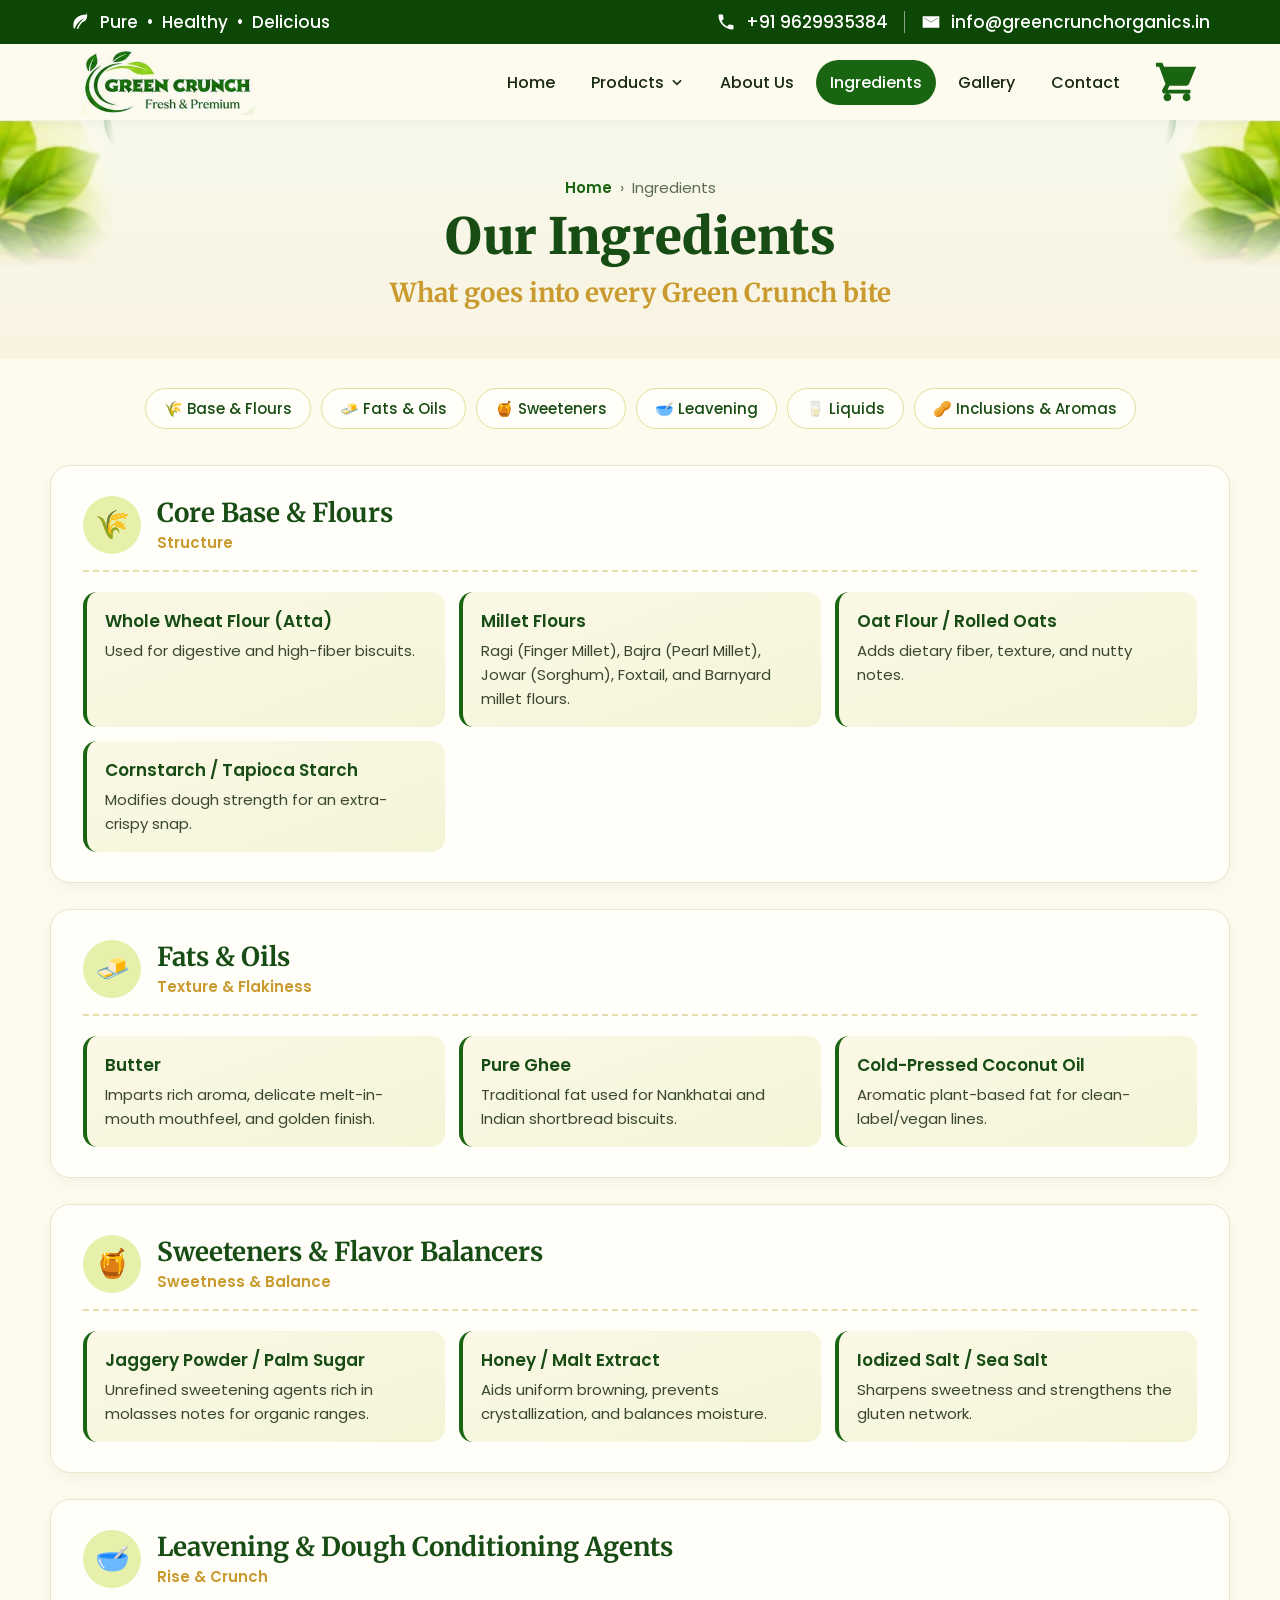
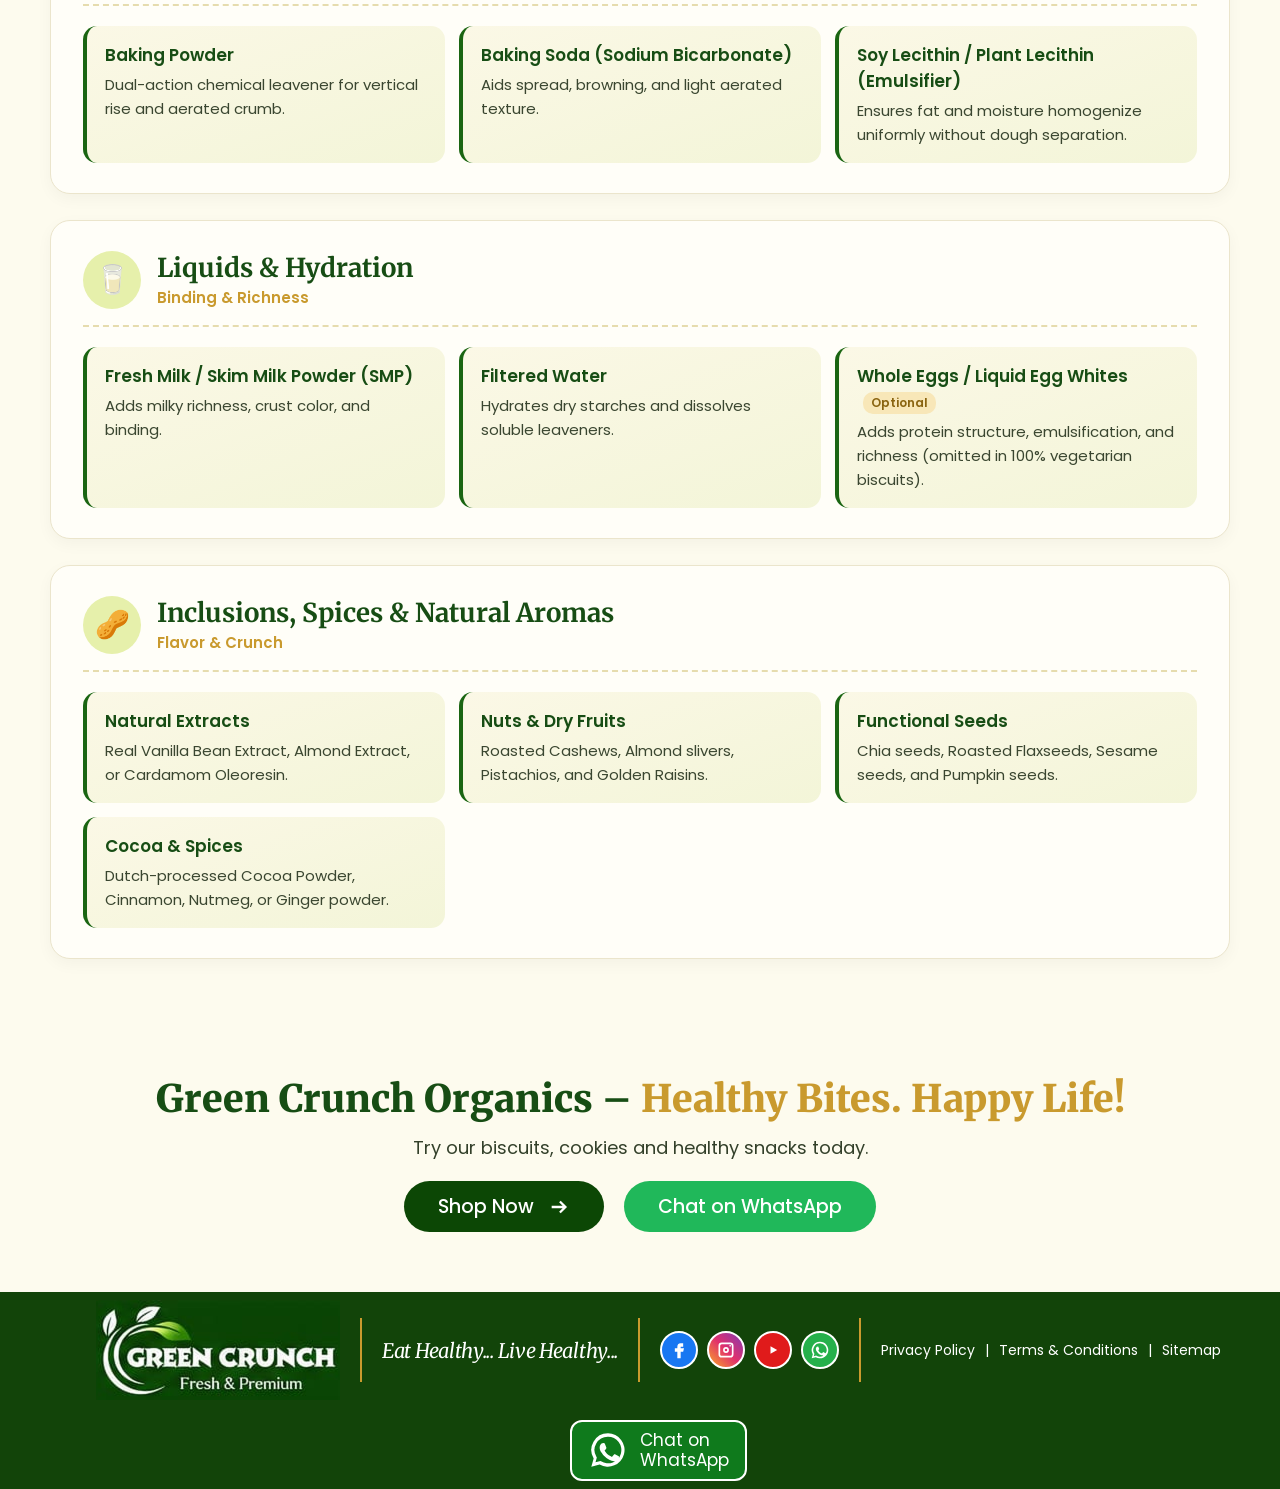
<file: ingredients.html>
<!DOCTYPE html>
<html lang="en">
<head>
<meta charset="UTF-8">
<meta name="viewport" content="width=device-width, initial-scale=1.0">
<meta name="description" content="Ingredients used in Green Crunch Organics biscuits, cookies and healthy snacks.">
<title>Ingredients | Green Crunch Organics</title>
<link rel="preconnect" href="https://fonts.googleapis.com">
<link rel="preconnect" href="https://fonts.gstatic.com" crossorigin>
<link href="https://fonts.googleapis.com/css2?family=Merriweather:ital,wght@0,700;0,900;1,400&family=Poppins:wght@400;500;600&display=swap" rel="stylesheet">

<style>
*{margin:0;padding:0;box-sizing:border-box}
html{scroll-behavior:smooth}
body{font-family:Poppins,Arial,sans-serif;background:#fdfbee;color:#1c3a14}
a{text-decoration:none;color:inherit}
:root{--green:#0c4705;--green2:#1a6512;--gold:#c99a2e;--cream:#fdfbee}
svg{display:block}

/* top bar */
.top{background:var(--green);color:#fff;font-size:17px;font-weight:500;height:44px;padding:0 5.5%;display:flex;justify-content:space-between;align-items:center;gap:10px}
.top span{display:flex;align-items:center;gap:10px}
.top .sep{width:1px;height:22px;background:#ffffff80;margin:0 6px}
.top svg{width:20px;height:20px;fill:#fff}

/* header */
header{position:sticky;top:0;z-index:40;background:var(--cream);height:76px;box-shadow:0 3px 12px #0000000d}
nav{height:76px;padding:0 5.5% 0 6.5%;display:flex;align-items:center;justify-content:space-between}
.logo img{height:66px;width:auto;display:block}
.menu{display:flex;align-items:center;gap:8px;list-style:none;margin-left:auto;margin-right:60px}
.menu a{display:flex;align-items:center;gap:6px;white-space:nowrap;font-size:18px;font-weight:500;color:#1b2a12;padding:11px 22px;border-radius:30px}
.menu a:hover{color:var(--green2)}
.menu a.active{background:var(--green2);color:#fff}
.menu svg{width:14px;height:14px;stroke:currentColor;fill:none;stroke-width:3}
.cart{margin-right:40px}
.cart svg{width:46px;height:46px;fill:var(--green2)}
.burger{display:none;background:none;border:0;font-size:30px;color:var(--green2);cursor:pointer}

/* page banner */
.banner{position:relative;overflow:hidden;background:linear-gradient(180deg,#f7f9ec 0%,#f9f3e1 100%);padding:56px 6% 50px;text-align:center}
.banner .leaves{position:absolute;left:0;top:0;width:115px;-webkit-mask-image:linear-gradient(90deg,#000 55%,transparent),linear-gradient(180deg,#000 50%,transparent);-webkit-mask-composite:source-in;mask-image:linear-gradient(90deg,#000 55%,transparent),linear-gradient(180deg,#000 50%,transparent);mask-composite:intersect}
.banner .leaves.r{left:auto;right:0;transform:scaleX(-1)}
.crumb{font-size:15px;color:#5b6b4c;margin-bottom:10px}
.crumb a{color:var(--green2);font-weight:600}
.banner h1{font:900 50px/1.1 Merriweather,Georgia,serif;color:#174d14}
.banner p{font:700 26px Merriweather,Georgia,serif;color:var(--gold);margin-top:12px}

/* intro */
.wrap{max-width:1180px;margin:auto;padding:0 28px}
.intro{display:grid;grid-template-columns:1fr 1.05fr;gap:48px;align-items:center;padding:60px 0 50px}
.intro img{width:100%;border-radius:20px;box-shadow:0 10px 30px #0000001a}
.intro h2{font:700 34px/1.25 Merriweather,Georgia,serif;color:#174d14;margin-bottom:18px}
.intro h2 em{font-style:normal;color:var(--gold)}
.intro p{font-size:17px;line-height:1.8;color:#33402a;margin-bottom:14px}

/* titles */
.title{display:flex;align-items:center;justify-content:center;gap:16px;margin-bottom:28px}
.title i{height:3px;width:160px;background:linear-gradient(90deg,transparent,#d9a72c)}
.title i:last-child{background:linear-gradient(90deg,#d9a72c,transparent)}
.title h2{font:700 36px Merriweather,Georgia,serif;color:#174d14;display:flex;align-items:center;gap:12px}
.title svg{width:38px;height:38px}

/* vision + mission */
.vm{display:grid;grid-template-columns:1fr 1.4fr;gap:22px;padding-bottom:60px}
.card{background:#fffef8;border:1px solid #ebe5cc;border-radius:18px;padding:32px 34px;box-shadow:0 5px 16px #0000000a}
.card .ic{width:58px;height:58px;border-radius:50%;background:#e6f0ab;display:grid;place-items:center;margin-bottom:16px}
.card .ic svg{width:30px;height:30px}
.card h3{font:700 26px Merriweather,Georgia,serif;color:#174d14;margin-bottom:12px}
.card p{font-size:17px;line-height:1.75;color:#33402a}
.vision{background:linear-gradient(160deg,#f6f2d3,#eef2c8)}
.list{list-style:none}
.list li{display:flex;gap:12px;font-size:17px;line-height:1.55;color:#33402a;padding:7px 0}
.list li::before{content:"";flex:none;width:22px;height:22px;margin-top:2px;border-radius:50%;background:var(--green2) url("data:image/svg+xml,%3Csvg xmlns='http://www.w3.org/2000/svg' viewBox='0 0 24 24'%3E%3Cpath d='M6 12l4 4 8-8' stroke='%23fff' stroke-width='3' fill='none'/%3E%3C/svg%3E") center/14px no-repeat}

/* values */
.values{background:#e6f0ab;padding:56px 0 60px}
.vgrid{display:flex;flex-wrap:wrap;justify-content:center;gap:16px}
.value{flex:1 1 190px;max-width:240px;background:#fffef8;border-radius:16px;padding:26px 18px;text-align:center;border:1px solid #dbe39a}
.value svg{width:48px;height:48px;margin:0 auto 12px}
.value h3{font:700 21px Merriweather,Georgia,serif;color:#174d14;margin-bottom:8px}
.value p{font-size:15px;line-height:1.55;color:#3a4630}

/* cta */
.cta{text-align:center;padding:56px 20px 60px}
.cta h2{font:900 38px Merriweather,Georgia,serif;color:#174d14}
.cta h2 span{color:var(--gold)}
.cta p{font-size:18px;color:#33402a;margin:12px 0 4px}
.btn{display:inline-flex;align-items:center;gap:14px;background:var(--green);color:#fff;font-size:19px;font-weight:500;padding:11px 34px;border-radius:30px;margin:16px 8px 0}
.btn svg{width:22px;height:22px;stroke:#fff;fill:none;stroke-width:2.5}
.btn.alt{background:#20b85a}
.btn:hover{filter:brightness(1.15)}

/* footer */
footer{background:#124409;color:#fff;min-height:113px;padding:8px 2.3% 8px 5.2%;display:flex;align-items:center;gap:30px;overflow:hidden}
footer .flogo{width:244px;flex:none}
footer .vr{display:block;flex:none;width:2px;height:64px;background:#c99a2e}
footer .tag{font:italic 400 25px Merriweather,Georgia,serif;letter-spacing:-.3px;white-space:nowrap}
.social{display:flex;gap:9px}
.social a{width:38px;height:38px;border-radius:50%;display:grid;place-items:center;border:2px solid #fff}
.social svg{width:20px;height:20px;fill:#fff}
.links{display:flex;gap:10px;font-size:14px;white-space:nowrap}
.links a+a::before{content:"|";margin-right:10px}
.wa{flex:none;display:flex;align-items:center;gap:12px;border:2px solid #fff;border-radius:12px;background:#0f7a1c;padding:8px 16px;font-size:17px;line-height:1.2;margin-left:auto}
.wa svg{width:40px;height:40px;fill:#fff}

/* responsive */
@media(max-width:1300px){
.menu{margin-right:20px}.menu a{padding:10px 14px;font-size:16px}.cart{margin-right:10px}
footer{gap:20px;flex-wrap:wrap;justify-content:center}footer .tag{font-size:20px}.wa{margin-left:0}
}
@media(max-width:900px){
.top{font-size:13px;padding:0 16px}.top .sep,.top .mail{display:none}
nav{padding:0 16px}.logo img{width:180px}
.burger{display:block}
.menu{display:none;position:absolute;top:76px;left:0;right:0;flex-direction:column;background:var(--cream);padding:12px;box-shadow:0 8px 16px #0001;margin:0}
.menu.open{display:flex}
.banner{padding:40px 16px}.banner .leaves{width:70px}
.banner h1{font-size:34px}.banner p{font-size:20px}
.wrap{padding:0 16px}
.intro,.vm{grid-template-columns:1fr;gap:24px}
.intro{padding:36px 0}.intro h2{font-size:27px}
.card{padding:24px 20px}
.title i{width:40px}.title h2{font-size:27px}
.value{flex-basis:140px}
.cta h2{font-size:28px}
footer{flex-direction:column;text-align:center;padding:24px 16px}footer .vr{display:none}.links{flex-wrap:wrap;justify-content:center}
}

/* ingredients */
.jump{display:flex;flex-wrap:wrap;justify-content:center;gap:10px;padding:28px 16px 6px}
.jump a{background:#fffef8;border:1px solid #dbe39a;color:#174d14;font-weight:500;font-size:15px;padding:8px 18px;border-radius:30px}
.jump a:hover{background:var(--green2);color:#fff;border-color:var(--green2)}
.groups{padding:30px 0 60px;display:grid;gap:26px}
.group{scroll-margin-top:100px;background:#fffef8;border:1px solid #ebe5cc;border-radius:20px;padding:30px 32px;box-shadow:0 5px 16px #0000000a}
.ghead{display:flex;align-items:center;gap:16px;margin-bottom:20px;padding-bottom:16px;border-bottom:2px dashed #e6dcae}
.ghead .ic{flex:none;width:58px;height:58px;border-radius:50%;background:#e6f0ab;display:grid;place-items:center;font-size:28px}
.ghead h2{font:700 26px Merriweather,Georgia,serif;color:#174d14}
.ghead p{font-size:15px;color:var(--gold);font-weight:600;margin-top:2px}
.items{display:grid;grid-template-columns:repeat(auto-fill,minmax(320px,1fr));gap:14px}
.item{background:linear-gradient(160deg,#fbf8e6,#f3f5d8);border-radius:14px;padding:16px 18px;border-left:4px solid var(--green2)}
.item h3{font-size:17px;font-weight:600;color:#174d14;margin-bottom:5px}
.item p{font-size:15px;line-height:1.6;color:#3a4630}
.item .opt{display:inline-block;font-size:12px;font-weight:600;background:#f8e7b8;color:#8a6410;padding:2px 8px;border-radius:10px;margin-left:6px;vertical-align:middle}
@media(max-width:900px){.group{padding:22px 18px}.items{grid-template-columns:1fr}.ghead h2{font-size:21px}}
</style>
</head>

<body>

<div class="top">
<span><svg viewBox="0 0 24 24"><path d="M20 3C10 3 4 8 4 16c0 1.5.3 3 .8 4.3l1.4-1.4C9 12 14 9 18 7c-4 3-8 7-10 13h2c1-3 3-6 5-8 4-.5 7-5 5-12z"/></svg>Pure &nbsp;•&nbsp; Healthy &nbsp;•&nbsp; Delicious</span>
<span><svg viewBox="0 0 24 24"><path d="M6.6 10.8a15 15 0 0 0 6.6 6.6l2.2-2.2c.3-.3.7-.4 1-.2 1.1.4 2.3.6 3.6.6.6 0 1 .4 1 1V20c0 .6-.4 1-1 1A17 17 0 0 1 3 4c0-.6.4-1 1-1h3.5c.6 0 1 .4 1 1 0 1.3.2 2.5.6 3.6.1.3 0 .7-.2 1z"/></svg>+91 9629935384<i class="sep"></i><span class="mail"><svg viewBox="0 0 24 24"><path d="M2 5h20v14H2zm2 2v.5l8 5 8-5V7l-8 5z"/></svg>info@greencrunchorganics.in</span></span>
</div>

<header>
<nav>
<a class="logo" href="index.html"><img src="images/logo.png" alt="Green Crunch - Fresh &amp; Premium"></a>
<ul class="menu" id="menu">
<li><a href="index.html">Home</a></li>
<li><a href="index.html#products">Products <svg viewBox="0 0 24 24"><path d="M5 9l7 7 7-7"/></svg></a></li>
<li><a href="about.html">About Us</a></li>
<li><a href="ingredients.html" class="active">Ingredients</a></li>
<li><a href="gallery.html">Gallery</a></li>
<li><a href="#contact">Contact</a></li>
</ul>
<a class="cart" href="index.html#products" aria-label="Shop products"><svg viewBox="0 0 24 24"><path d="M7 18a2 2 0 1 0 0 4 2 2 0 0 0 0-4zm10 0a2 2 0 1 0 0 4 2 2 0 0 0 0-4zM1 2h3.3l1 2H22l-3.5 8.5c-.3.9-1.1 1.5-2 1.5H8.1l-.9 1.6V16H19v2H5.6c-1.1 0-1.7-1.2-1.2-2.1L6 13 2.7 4H1z"/></svg></a>
<button class="burger" onclick="document.getElementById('menu').classList.toggle('open')" aria-label="Menu">☰</button>
</nav>
</header>

<section class="banner">
<img class="leaves" src="images/leaves-left.png" alt="">
<img class="leaves r" src="images/leaves-left.png" alt="">
<div class="crumb"><a href="index.html">Home</a> &nbsp;›&nbsp; Ingredients</div>
<h1>Our Ingredients</h1>
<p>What goes into every Green Crunch bite</p>
</section>

<nav class="jump" aria-label="Ingredient categories">
<a href="#flours">🌾 Base &amp; Flours</a>
<a href="#fats">🧈 Fats &amp; Oils</a>
<a href="#sweeteners">🍯 Sweeteners</a>
<a href="#leavening">🥣 Leavening</a>
<a href="#liquids">🥛 Liquids</a>
<a href="#inclusions">🥜 Inclusions &amp; Aromas</a>
</nav>

<section class="wrap groups">

<div class="group" id="flours">
<div class="ghead"><div class="ic">🌾</div><div><h2>Core Base &amp; Flours</h2><p>Structure</p></div></div>
<div class="items">
<div class="item"><h3>Whole Wheat Flour (Atta)</h3><p>Used for digestive and high-fiber biscuits.</p></div>
<div class="item"><h3>Millet Flours</h3><p>Ragi (Finger Millet), Bajra (Pearl Millet), Jowar (Sorghum), Foxtail, and Barnyard millet flours.</p></div>
<div class="item"><h3>Oat Flour / Rolled Oats</h3><p>Adds dietary fiber, texture, and nutty notes.</p></div>
<div class="item"><h3>Cornstarch / Tapioca Starch</h3><p>Modifies dough strength for an extra-crispy snap.</p></div>
</div>
</div>

<div class="group" id="fats">
<div class="ghead"><div class="ic">🧈</div><div><h2>Fats &amp; Oils</h2><p>Texture &amp; Flakiness</p></div></div>
<div class="items">
<div class="item"><h3>Butter</h3><p>Imparts rich aroma, delicate melt-in-mouth mouthfeel, and golden finish.</p></div>
<div class="item"><h3>Pure Ghee</h3><p>Traditional fat used for Nankhatai and Indian shortbread biscuits.</p></div>
<div class="item"><h3>Cold-Pressed Coconut Oil</h3><p>Aromatic plant-based fat for clean-label/vegan lines.</p></div>
</div>
</div>

<div class="group" id="sweeteners">
<div class="ghead"><div class="ic">🍯</div><div><h2>Sweeteners &amp; Flavor Balancers</h2><p>Sweetness &amp; Balance</p></div></div>
<div class="items">
<div class="item"><h3>Jaggery Powder / Palm Sugar</h3><p>Unrefined sweetening agents rich in molasses notes for organic ranges.</p></div>
<div class="item"><h3>Honey / Malt Extract</h3><p>Aids uniform browning, prevents crystallization, and balances moisture.</p></div>
<div class="item"><h3>Iodized Salt / Sea Salt</h3><p>Sharpens sweetness and strengthens the gluten network.</p></div>
</div>
</div>

<div class="group" id="leavening">
<div class="ghead"><div class="ic">🥣</div><div><h2>Leavening &amp; Dough Conditioning Agents</h2><p>Rise &amp; Crunch</p></div></div>
<div class="items">
<div class="item"><h3>Baking Powder</h3><p>Dual-action chemical leavener for vertical rise and aerated crumb.</p></div>
<div class="item"><h3>Baking Soda (Sodium Bicarbonate)</h3><p>Aids spread, browning, and light aerated texture.</p></div>
<div class="item"><h3>Soy Lecithin / Plant Lecithin (Emulsifier)</h3><p>Ensures fat and moisture homogenize uniformly without dough separation.</p></div>
</div>
</div>

<div class="group" id="liquids">
<div class="ghead"><div class="ic">🥛</div><div><h2>Liquids &amp; Hydration</h2><p>Binding &amp; Richness</p></div></div>
<div class="items">
<div class="item"><h3>Fresh Milk / Skim Milk Powder (SMP)</h3><p>Adds milky richness, crust color, and binding.</p></div>
<div class="item"><h3>Filtered Water</h3><p>Hydrates dry starches and dissolves soluble leaveners.</p></div>
<div class="item"><h3>Whole Eggs / Liquid Egg Whites <span class="opt">Optional</span></h3><p>Adds protein structure, emulsification, and richness (omitted in 100% vegetarian biscuits).</p></div>
</div>
</div>

<div class="group" id="inclusions">
<div class="ghead"><div class="ic">🥜</div><div><h2>Inclusions, Spices &amp; Natural Aromas</h2><p>Flavor &amp; Crunch</p></div></div>
<div class="items">
<div class="item"><h3>Natural Extracts</h3><p>Real Vanilla Bean Extract, Almond Extract, or Cardamom Oleoresin.</p></div>
<div class="item"><h3>Nuts &amp; Dry Fruits</h3><p>Roasted Cashews, Almond slivers, Pistachios, and Golden Raisins.</p></div>
<div class="item"><h3>Functional Seeds</h3><p>Chia seeds, Roasted Flaxseeds, Sesame seeds, and Pumpkin seeds.</p></div>
<div class="item"><h3>Cocoa &amp; Spices</h3><p>Dutch-processed Cocoa Powder, Cinnamon, Nutmeg, or Ginger powder.</p></div>
</div>
</div>

</section>

<section class="cta">
<h2>Green Crunch Organics – <span>Healthy Bites. Happy Life!</span></h2>
<p>Try our biscuits, cookies and healthy snacks today.</p>
<a class="btn" href="index.html#products">Shop Now <svg viewBox="0 0 24 24"><path d="M4 12h15M13 6l6 6-6 6"/></svg></a>
<a class="btn alt" href="https://wa.me/919629935384?text=Hello%20Green%20Crunch%20Organics%2C%20I%20want%20to%20know%20about%20your%20products." target="_blank">Chat on WhatsApp</a>
</section>

<footer id="contact">
<img class="flogo" src="images/logo-footer.png" alt="Green Crunch - Fresh &amp; Premium">
<i class="vr"></i>
<div class="tag">Eat Healthy... Live Healthy...</div>
<i class="vr"></i>
<div class="social">
<a href="#" aria-label="Facebook" style="background:#1877f2"><svg viewBox="0 0 24 24"><path d="M14 8h3V4h-3c-2.8 0-4 1.8-4 4.3V10H7v4h3v8h4v-8h3l1-4h-4V8.5c0-.3.2-.5.5-.5z"/></svg></a>
<a href="#" aria-label="Instagram" style="background:linear-gradient(45deg,#f9a825,#e1306c,#833ab4)"><svg viewBox="0 0 24 24"><path d="M7 3h10a4 4 0 0 1 4 4v10a4 4 0 0 1-4 4H7a4 4 0 0 1-4-4V7a4 4 0 0 1 4-4zm0 2a2 2 0 0 0-2 2v10c0 1.1.9 2 2 2h10a2 2 0 0 0 2-2V7a2 2 0 0 0-2-2zm5 3.5a3.5 3.5 0 1 1 0 7 3.5 3.5 0 0 1 0-7zm0 2a1.5 1.5 0 1 0 0 3 1.5 1.5 0 0 0 0-3zM17 6a1 1 0 1 1 0 2 1 1 0 0 1 0-2z"/></svg></a>
<a href="#" aria-label="YouTube" style="background:#e01b1b"><svg viewBox="0 0 24 24"><path d="M9 7.5v9l8-4.5z"/></svg></a>
<a href="https://wa.me/919629935384" target="_blank" aria-label="WhatsApp" style="background:#25b04b"><svg viewBox="0 0 24 24"><path d="M12 2a10 10 0 0 0-8.6 15.1L2 22l5-1.3A10 10 0 1 0 12 2zm0 2a8 8 0 1 1-4.2 14.8l-.3-.2-3 .8.8-2.9-.2-.3A8 8 0 0 1 12 4zm-3.3 4c-.2 0-.5 0-.7.3-.3.3-1 1-1 2.4s1 2.8 1.2 3c.1.2 2 3.1 4.9 4.3 2.4.9 2.9.8 3.4.7.5-.1 1.7-.7 1.9-1.4.2-.7.2-1.3.2-1.4l-.4-.3-2-1c-.3-.1-.5-.1-.7.2l-.9 1.1c-.2.2-.3.2-.6.1-.3-.2-1.2-.5-2.3-1.4-.9-.8-1.4-1.7-1.6-2-.2-.3 0-.4.1-.6l.5-.5.3-.5v-.5l-.9-2.2c-.2-.6-.5-.5-.7-.5z"/></svg></a>
</div>
<i class="vr"></i>
<div class="links"><a href="#">Privacy Policy</a><a href="#">Terms &amp; Conditions</a><a href="#">Sitemap</a></div>
<a class="wa" href="https://wa.me/919629935384?text=Hello%20Green%20Crunch%20Organics%2C%20I%20want%20to%20know%20about%20your%20products." target="_blank"><svg viewBox="0 0 24 24"><path d="M12 2a10 10 0 0 0-8.6 15.1L2 22l5-1.3A10 10 0 1 0 12 2zm0 2a8 8 0 1 1-4.2 14.8l-.3-.2-3 .8.8-2.9-.2-.3A8 8 0 0 1 12 4zm-3.3 4c-.2 0-.5 0-.7.3-.3.3-1 1-1 2.4s1 2.8 1.2 3c.1.2 2 3.1 4.9 4.3 2.4.9 2.9.8 3.4.7.5-.1 1.7-.7 1.9-1.4.2-.7.2-1.3.2-1.4l-.4-.3-2-1c-.3-.1-.5-.1-.7.2l-.9 1.1c-.2.2-.3.2-.6.1-.3-.2-1.2-.5-2.3-1.4-.9-.8-1.4-1.7-1.6-2-.2-.3 0-.4.1-.6l.5-.5.3-.5v-.5l-.9-2.2c-.2-.6-.5-.5-.7-.5z"/></svg>Chat on<br>WhatsApp</a>
</footer>

</body>
</html>
</file>
<file: style.css>
:root{--green:#173f2b;--green2:#28583c;--sage:#e8efe5;--cream:#faf8f0;--gold:#c7a65a;--ink:#203126;--muted:#68756b;--white:#fff;--line:#e6e8df;--shadow:0 18px 50px rgba(23,63,43,.10)}
*{box-sizing:border-box}html{scroll-behavior:smooth}body{margin:0;background:var(--cream);color:var(--ink);font-family:"DM Sans",Arial,sans-serif;line-height:1.6}.announcement{background:var(--green);color:#f5edcf;text-align:center;font-size:10px;letter-spacing:2.2px;padding:8px 12px}.site-header{height:82px;padding:0 7%;display:flex;align-items:center;justify-content:space-between;background:rgba(250,248,240,.96);position:sticky;top:0;z-index:20;border-bottom:1px solid rgba(23,63,43,.08)}.brand{display:flex;align-items:center;gap:10px;text-decoration:none;color:var(--green);line-height:1}.brand-mark{font-size:30px}.brand strong{display:block;font-size:15px;letter-spacing:1.6px}.brand small{display:block;text-align:center;font-size:9px;letter-spacing:4px;margin-top:5px;color:var(--gold);font-weight:700}nav{display:flex;align-items:center;gap:30px}nav a,.text-link{color:var(--green);text-decoration:none;font-size:13px;font-weight:600}nav a:hover,.text-link:hover{color:var(--gold)}.cart-nav{border:1px solid var(--green);background:transparent;border-radius:30px;padding:9px 15px;color:var(--green);font:600 13px "DM Sans";cursor:pointer}.cart-nav span{background:var(--gold);color:white;border-radius:50%;padding:2px 7px;margin-left:5px}.menu-toggle{display:none;background:none;border:0;font-size:25px;color:var(--green)}
.hero{min-height:590px;padding:75px 10% 65px;display:grid;grid-template-columns:1fr 1fr;align-items:center;gap:5%;background:radial-gradient(circle at 82% 50%,#edf0df 0,transparent 37%),var(--cream)}.eyebrow{font-size:10px;letter-spacing:2.5px;color:var(--gold);font-weight:700}.hero h1,h2{font-family:"Playfair Display",Georgia,serif;font-weight:600;line-height:1.12;color:var(--green)}.hero h1{font-size:clamp(48px,6vw,76px);margin:18px 0}.hero h1 em,h2 em{color:var(--gold);font-weight:600}.hero-copy>p{max-width:440px;color:var(--muted);font-size:15px}.hero-actions{display:flex;align-items:center;gap:25px;margin-top:30px}.btn{display:inline-flex;justify-content:center;align-items:center;text-decoration:none;border:0;border-radius:3px;padding:13px 22px;font:700 12px "DM Sans";letter-spacing:.4px;cursor:pointer;transition:.2s}.btn:hover{transform:translateY(-2px);filter:brightness(.97)}.btn-gold{background:var(--gold);color:#fff}.btn-green{background:var(--green);color:#fff}.btn-outline{border:1px solid var(--green);color:var(--green);background:white}.hero-note{margin-top:38px;font-size:11px;color:var(--muted)}.hero-note span{font-size:18px;margin-right:8px}.hero-art{height:390px;position:relative;border-radius:48% 52% 42% 58%;background:#e7eddf;display:flex;align-items:center;justify-content:center;overflow:hidden}.sun{position:absolute;width:240px;height:240px;border-radius:50%;background:#f6e8bd;right:10%;top:7%;opacity:.75}.biscuit{position:absolute;display:grid;place-items:center;border-radius:50%;background:radial-gradient(circle,#d9ad6b 0 54%,#bd8c4c 56% 62%,#e4c18c 64%);color:#946b36;font-weight:700;box-shadow:0 16px 24px #8a784333,inset 0 0 0 8px #e6c18b}.biscuit-one{width:190px;height:190px;font-size:23px;transform:rotate(-13deg);left:18%;top:24%}.biscuit-two{width:130px;height:130px;font-size:40px;right:13%;top:35%;transform:rotate(17deg)}.biscuit-three{width:95px;height:95px;font-size:27px;right:30%;bottom:5%;transform:rotate(12deg)}.leaf{position:absolute;color:var(--green2);font-size:65px}.leaf-one{left:8%;bottom:8%}.art-caption{position:absolute;right:8%;bottom:8%;font-family:"Playfair Display";font-size:18px;color:var(--green);text-align:right}.trust-strip{display:flex;justify-content:center;gap:8%;padding:22px 5%;background:#f0f1e8;border-top:1px solid var(--line);border-bottom:1px solid var(--line)}.trust-strip div{display:flex;gap:10px;align-items:center;font-size:12px;color:var(--green);font-weight:600}.trust-strip b{font-size:20px;color:var(--gold)}
.section{padding:90px 9%}.section-heading{display:flex;justify-content:space-between;align-items:end;gap:30px;margin-bottom:35px}.section h2,.story-copy h2,.contact-section h2,.promise-section h2{font-size:clamp(34px,4vw,48px);margin:10px 0}.section-heading>p{max-width:340px;color:var(--muted);font-size:13px}.product-grid{display:grid;grid-template-columns:repeat(3,1fr);gap:22px}.product-card{background:white;border:1px solid var(--line);box-shadow:0 8px 25px rgba(23,63,43,.04);padding:14px;display:flex;flex-direction:column}.product-visual{height:190px;display:grid;place-items:center;background:linear-gradient(145deg,#edf1e6,#f8edcf);font-size:76px;position:relative}.product-visual span{position:absolute;bottom:12px;left:14px;font-size:9px;letter-spacing:1.5px;color:var(--green);font-weight:700}.product-info{padding:17px 5px 5px;display:flex;flex-direction:column;flex:1}.product-info h3{font-family:"Playfair Display";font-size:21px;color:var(--green);margin:0 0 5px}.product-info p{font-size:12px;color:var(--muted);margin:0 0 16px;min-height:38px}.product-foot{display:flex;justify-content:space-between;align-items:center;margin-top:auto}.price{font-weight:700;color:var(--green)}.add-btn{background:var(--green);color:white;border:0;border-radius:3px;padding:9px 13px;font:600 11px "DM Sans";cursor:pointer}.small-note{font-size:11px;color:var(--muted);margin-top:20px}
.story-section{background:var(--green);color:#f6f4e9;padding:85px 12%;display:grid;grid-template-columns:1fr 1fr;gap:10%;align-items:center}.story-art{height:300px;border:1px solid #6b846e;border-radius:50%;display:grid;place-items:center;position:relative;background:radial-gradient(circle,#42694a,#234b34 65%)}.story-circle{font-size:120px}.floating-leaf{position:absolute;right:15%;top:12%;font-size:50px;color:var(--gold)}.story-copy h2{color:white}.story-copy p{font-size:13px;color:#d7e0d5;max-width:430px;margin:22px 0}.story-copy .text-link{color:#e6c77c}.promise-section{text-align:center;padding:85px 9%}.promise-section>p{max-width:570px;margin:0 auto;color:var(--muted);font-size:13px}.promise-grid{display:grid;grid-template-columns:repeat(3,1fr);gap:20px;margin-top:45px;text-align:left}.promise-grid div{padding:22px;border-top:2px solid var(--gold);background:white;color:var(--gold);font-size:12px}.promise-grid b{display:block;color:var(--green);font-size:15px;margin:10px 0 5px}.promise-grid span{color:var(--muted);font-size:12px}
.contact-section{padding:80px 10%;background:#edf0e6;display:grid;grid-template-columns:1fr 1fr;gap:8%;align-items:center}.contact-section p{font-size:13px;color:var(--muted)}.contact-card{background:white;padding:28px;box-shadow:var(--shadow)}.contact-card p{margin:0 0 12px}.contact-card b{color:var(--green);letter-spacing:1px}.contact-card .btn{margin-top:10px}footer{padding:25px 8%;display:flex;justify-content:space-between;align-items:center;gap:15px;background:#102f20;color:#dce5d8;font-size:10px}.footer-brand{color:white}.footer-brand small{color:var(--gold)}footer>a:last-child{color:#e4c77e;text-decoration:none}
.cart-backdrop{position:fixed;inset:0;background:#102f2066;z-index:40;opacity:0;visibility:hidden;transition:.25s}.cart-drawer{position:fixed;right:0;top:0;height:100dvh;width:min(420px,100%);background:var(--cream);z-index:41;padding:24px;display:flex;flex-direction:column;transform:translateX(105%);transition:.3s;box-shadow:-15px 0 50px #102f2022}.cart-open .cart-backdrop{opacity:1;visibility:visible}.cart-open .cart-drawer{transform:translateX(0)}.cart-head{display:flex;justify-content:space-between;align-items:center;border-bottom:1px solid var(--line);padding-bottom:14px}.cart-head h3{font-family:"Playfair Display";color:var(--green);font-size:25px;margin:0}.cart-head button{border:0;background:none;font-size:20px;cursor:pointer}.cart-items{overflow:auto;flex:1;padding:12px 0}.empty-cart{font-size:13px;color:var(--muted);text-align:center;margin-top:40px}.cart-line{display:grid;grid-template-columns:1fr auto;gap:10px;padding:14px 0;border-bottom:1px solid var(--line)}.cart-line strong{display:block;color:var(--green);font-size:13px}.cart-line small{color:var(--muted)}.qty-controls{display:flex;align-items:center;gap:8px}.qty-controls button{border:1px solid var(--line);background:white;width:26px;height:26px;cursor:pointer}.cart-bottom{border-top:1px solid var(--line);padding-top:16px}.total-row{display:flex;justify-content:space-between;color:var(--green)}.checkout-note,.payment-hint{font-size:10px;color:var(--muted)}.full{width:100%;margin-top:9px}.payment-hint{text-align:center}.toast{position:fixed;bottom:20px;left:50%;transform:translate(-50%,20px);background:var(--green);color:white;padding:10px 18px;font-size:12px;opacity:0;pointer-events:none;transition:.25s;z-index:60}.toast.show{opacity:1;transform:translate(-50%,0)}
@media(max-width:760px){.site-header{height:70px;padding:0 5%}.menu-toggle{display:block}nav{display:none;position:absolute;top:70px;left:0;right:0;background:var(--cream);padding:20px 7%;box-shadow:var(--shadow);flex-direction:column;align-items:flex-start;gap:18px}nav.open{display:flex}.hero{padding:55px 7% 45px;grid-template-columns:1fr;gap:35px}.hero h1{font-size:54px}.hero-art{height:300px;max-width:500px;width:100%;margin:auto}.biscuit-one{width:150px;height:150px}.biscuit-two{width:105px;height:105px}.trust-strip{gap:14px;flex-wrap:wrap}.trust-strip div{font-size:10px}.section{padding:65px 6%}.section-heading{display:block}.section-heading>p{margin-top:15px}.product-grid{grid-template-columns:1fr 1fr;gap:12px}.product-visual{height:140px;font-size:55px}.product-info h3{font-size:17px}.product-info p{font-size:11px}.add-btn{padding:8px}.story-section{padding:60px 7%;grid-template-columns:1fr;gap:35px}.story-art{height:230px;max-width:350px;width:100%;margin:auto}.story-circle{font-size:90px}.promise-section{padding:65px 7%}.promise-grid{grid-template-columns:1fr;gap:12px;margin-top:30px}.contact-section{padding:60px 7%;grid-template-columns:1fr;gap:25px}footer{flex-wrap:wrap;padding:22px 6%}}@media(max-width:390px){.product-grid{grid-template-columns:1fr}.product-visual{height:175px}.hero h1{font-size:46px}}
</file>
